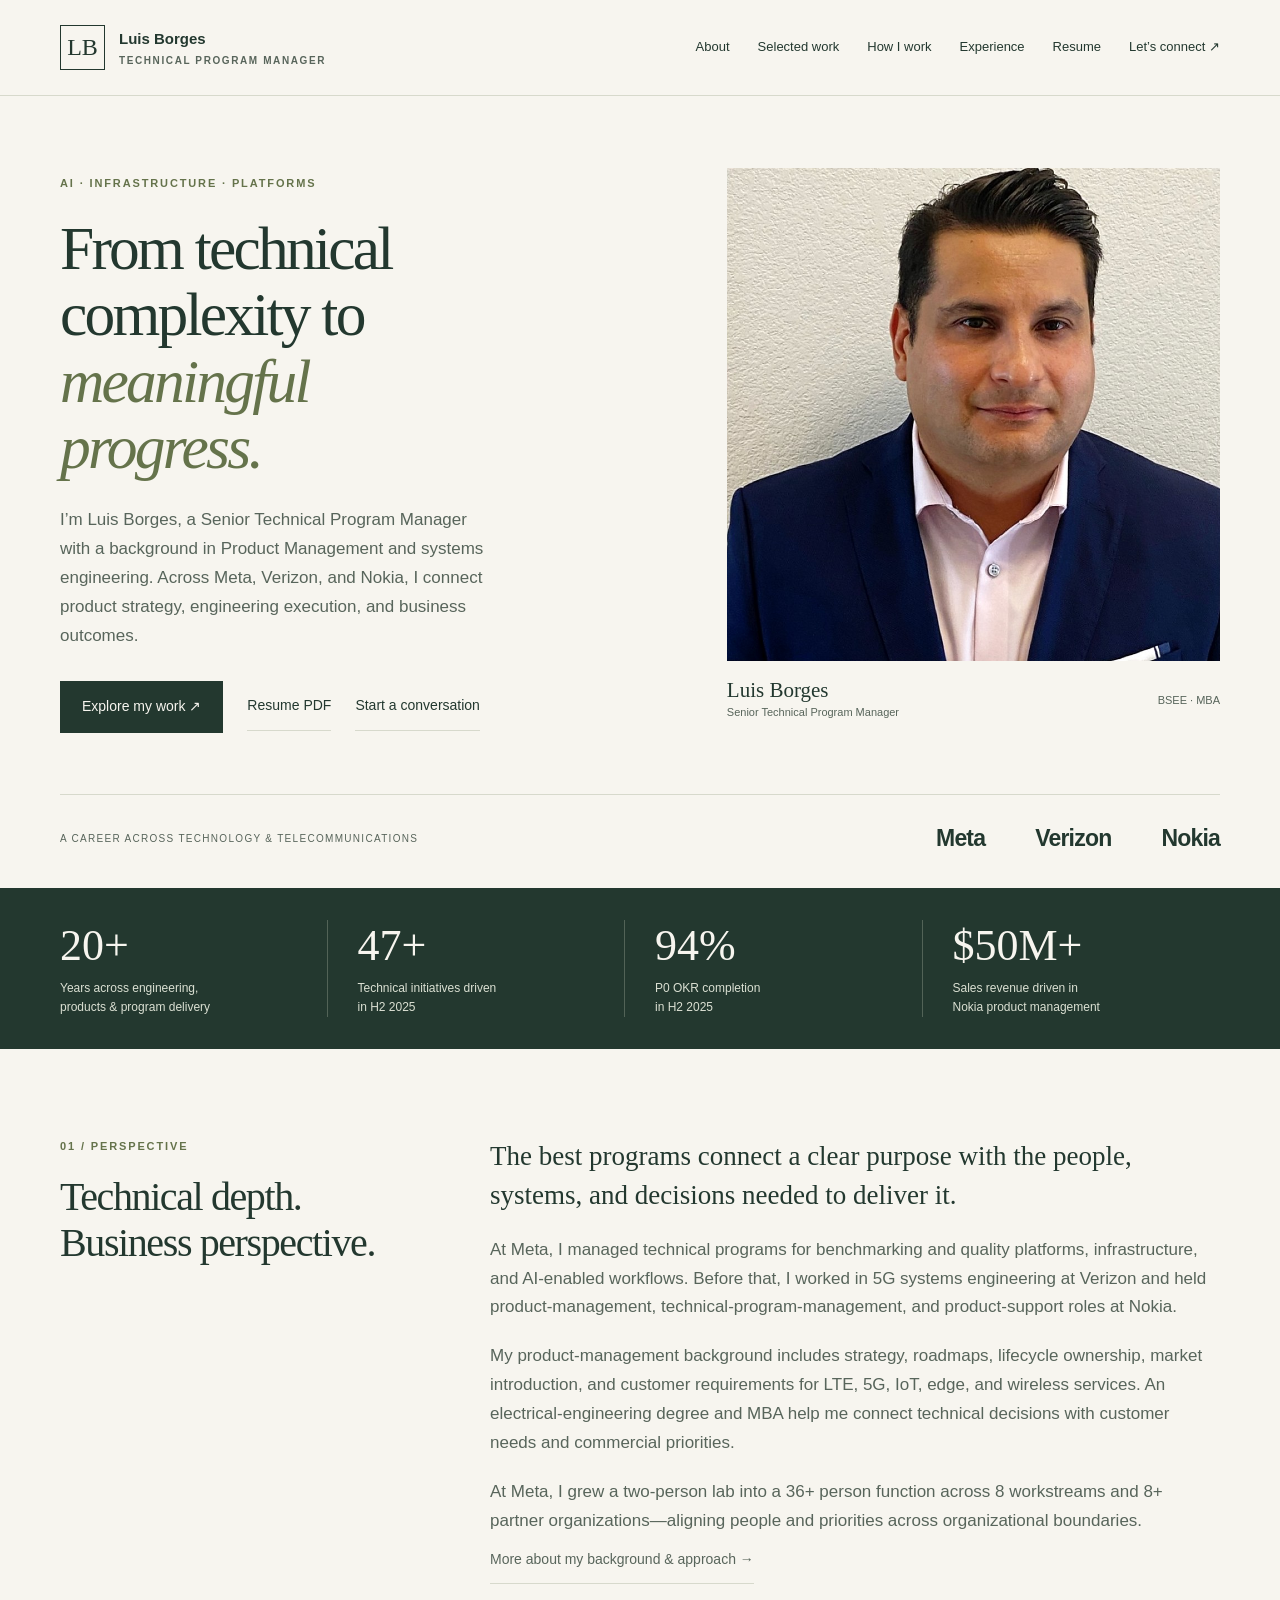
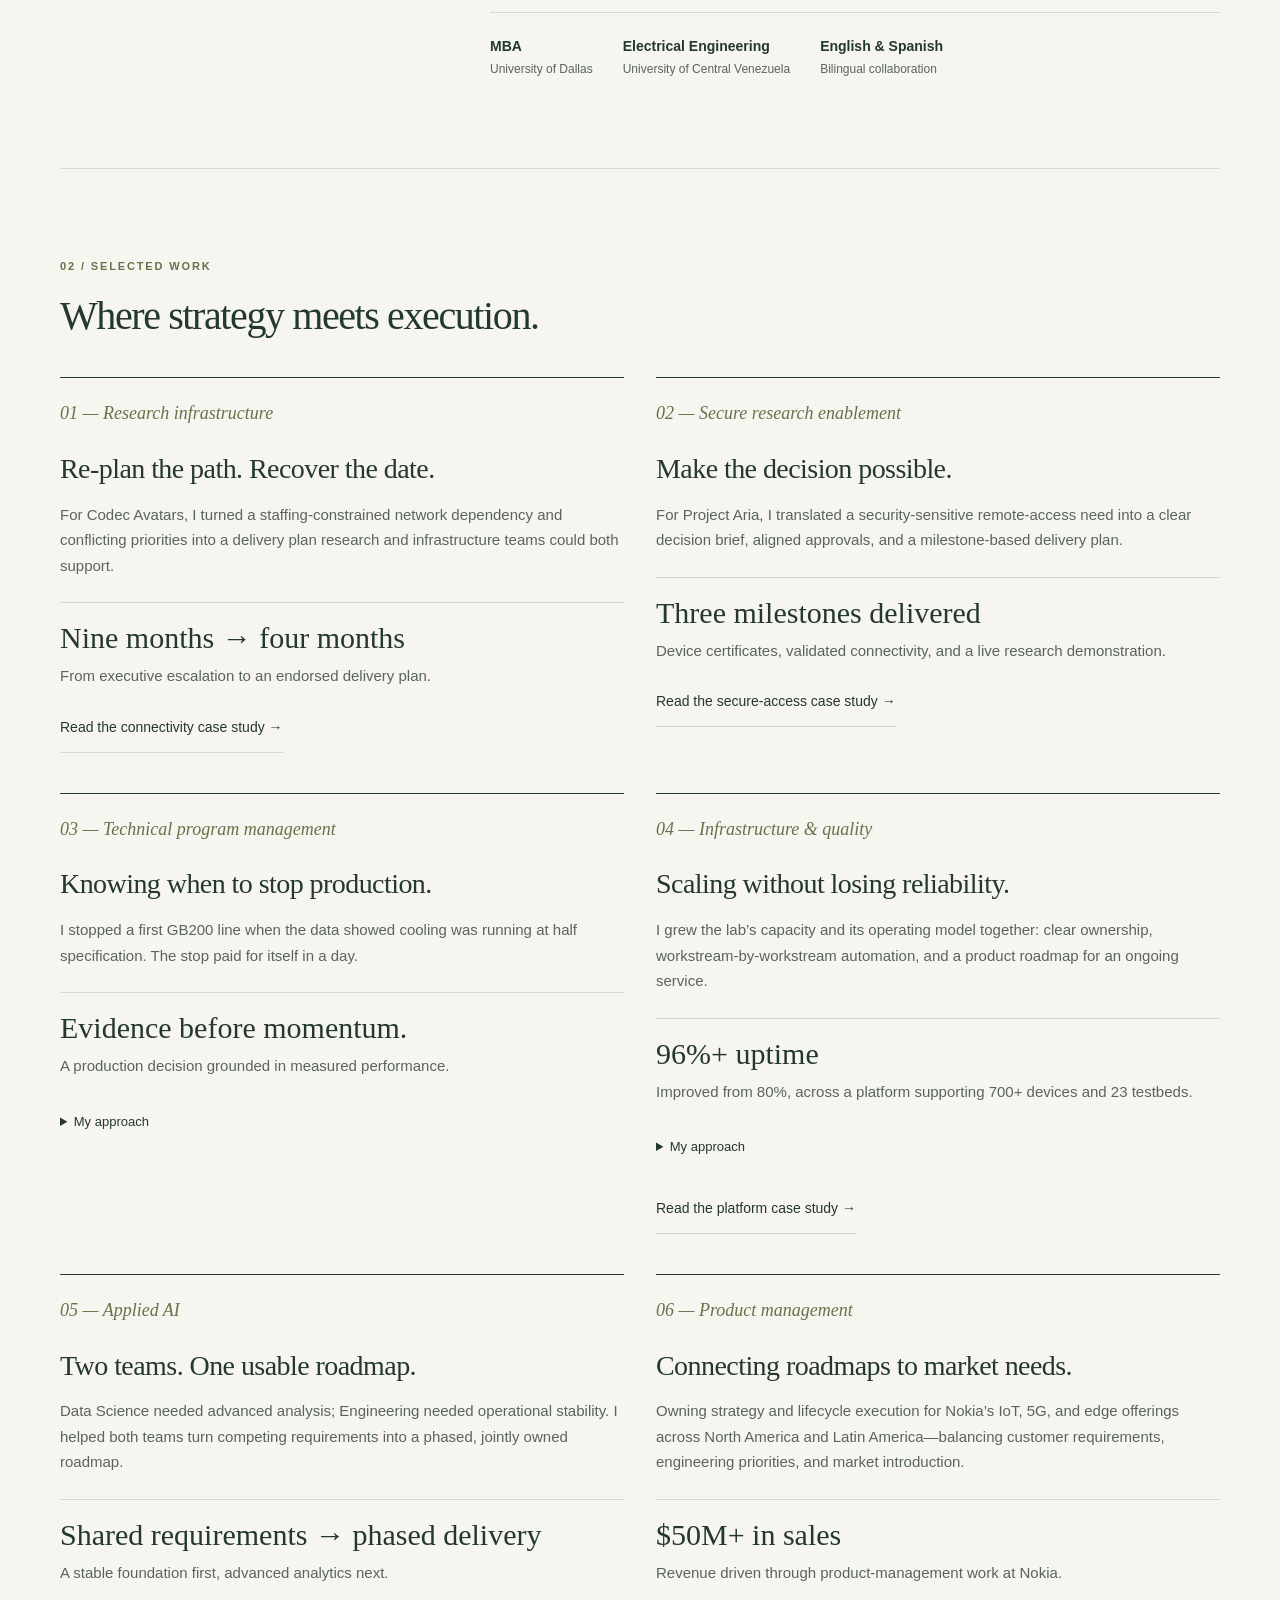
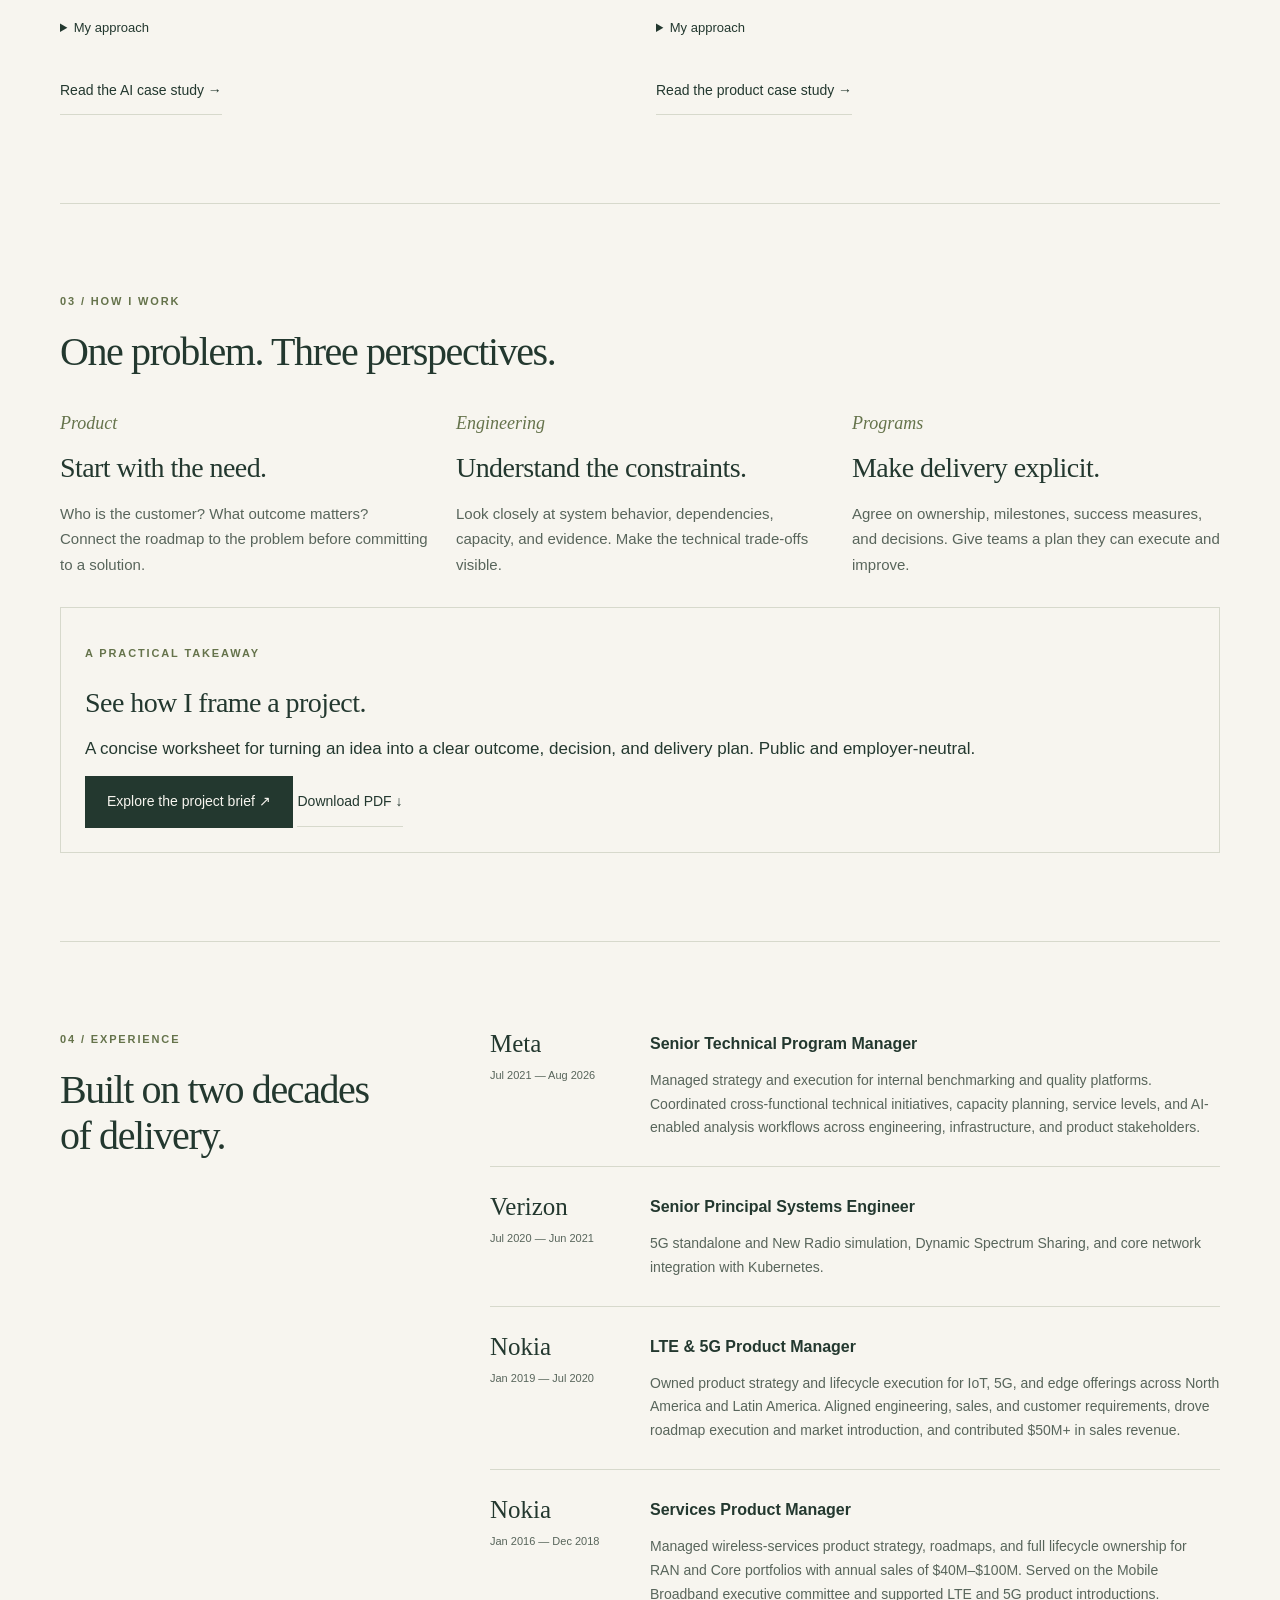
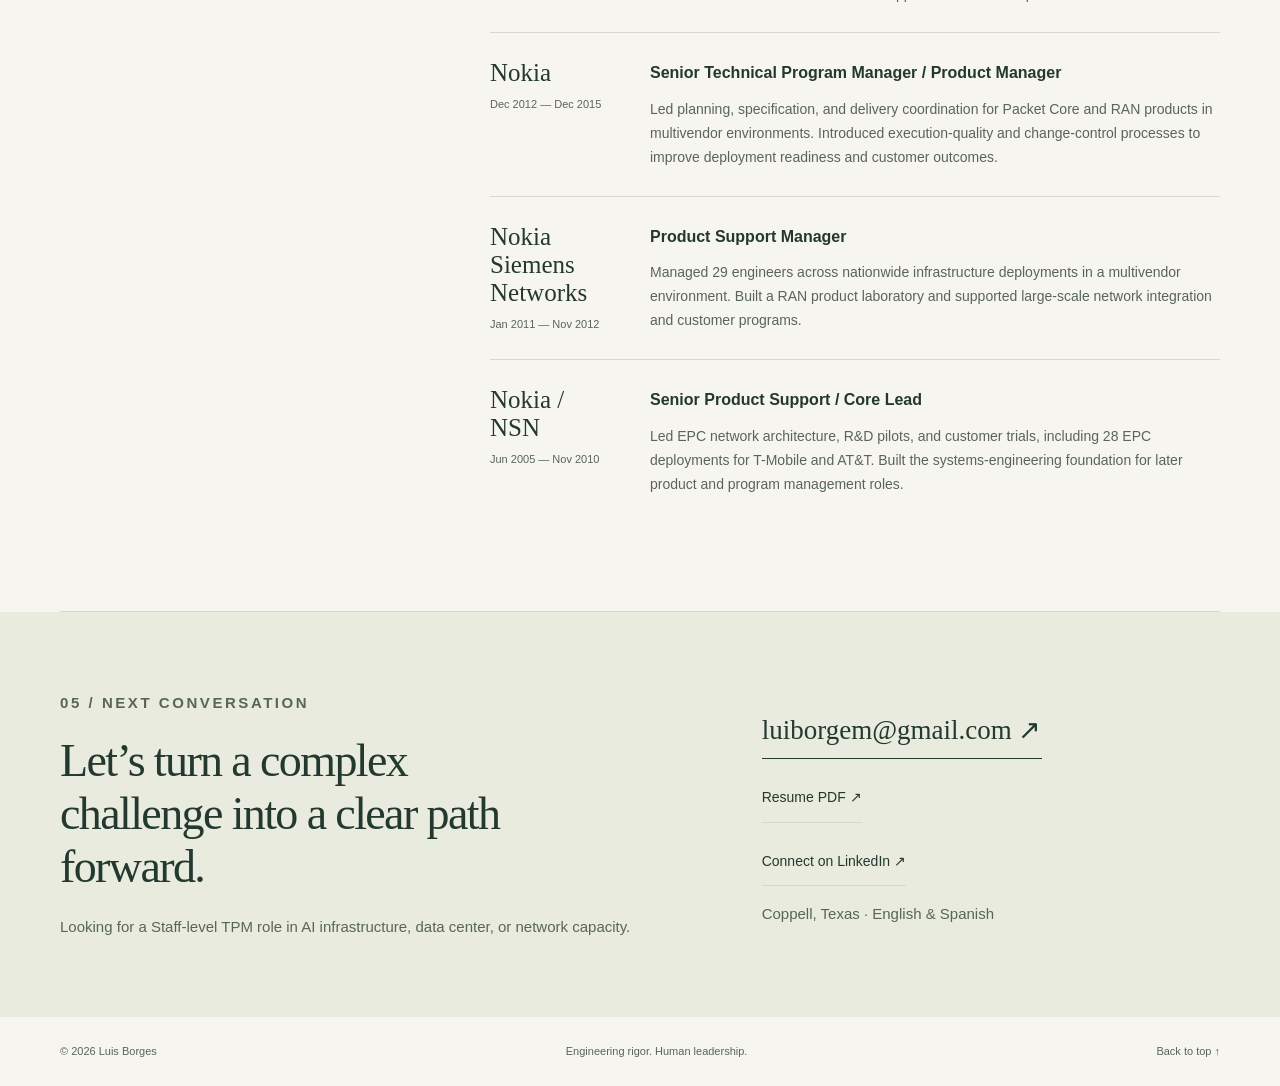
<file: index.html>
<!doctype html><html lang="en"><head><meta charset="utf-8"><meta name="viewport" content="width=device-width,initial-scale=1"><title>Luis Borges — Senior Technical Program Manager | Product Management Background</title><meta name="description" content="Luis Borges, BSEE, MBA — Senior Technical Program Manager with a background in product management and systems engineering across Meta, Verizon and Nokia."><link rel="stylesheet" href="portfolio.css"><link rel="canonical" href="https://luiborge23.github.io/"><meta property="og:title" content="Luis Borges | Technical Program Management &amp; Product Experience"><meta property="og:description" content="Explore my work across product strategy, reliable platforms, and applied AI."><meta property="og:type" content="website"><meta property="og:image" content="https://luiborge23.github.io/social-preview.png"><meta name="twitter:card" content="summary_large_image"></head><body><a class="skip" href="#main">Skip to content</a><header><div class="wrap nav"><a class="brand" href="#main"><span class="monogram" aria-hidden="true">LB</span><span>Luis Borges<small>Technical Program Manager</small></span></a><nav aria-label="Main navigation"><a href="about.html">About</a><a href="#work">Selected work</a><a href="#method">How I work</a><a href="#experience">Experience</a><a href="Luis-Borges-Resume.pdf">Resume</a><a href="#contact">Let’s connect ↗</a></nav></div></header><main id="main"><div class="wrap"><section class="hero" aria-labelledby="hero-title"><div><p class="eyebrow">AI · Infrastructure · Platforms</p><h1 id="hero-title">From technical complexity to <em>meaningful progress.</em></h1><p class="intro">I’m Luis Borges, a Senior Technical Program Manager with a background in Product Management and systems engineering. Across Meta, Verizon, and Nokia, I connect product strategy, engineering execution, and business outcomes.</p><div class="actions"><a class="button" href="#work">Explore my work ↗</a><a class="text-link" href="Luis-Borges-Resume.pdf">Resume PDF</a><a class="text-link" href="mailto:luiborgem@gmail.com">Start a conversation</a></div></div><figure class="portrait"><img src="luis-borges-portrait.jpg" width="886" height="886" alt="Luis Borges wearing a navy jacket" fetchpriority="high"><figcaption><div><strong>Luis Borges</strong>Senior Technical Program Manager</div><span>BSEE · MBA</span></figcaption></figure></section><div class="companies"><p>A career across technology &amp; telecommunications</p><div><span>Meta</span><span>Verizon</span><span>Nokia</span></div></div></div><section class="metrics" aria-label="Career highlights"><div class="wrap metric-grid"><div class="metric"><strong>20+</strong><span>Years across engineering,<br>products &amp; program delivery</span></div><div class="metric"><strong>47+</strong><span>Technical initiatives driven<br>in H2 2025</span></div><div class="metric"><strong>94%</strong><span>P0 OKR completion<br>in H2 2025</span></div><div class="metric"><strong>$50M+</strong><span>Sales revenue driven in<br>Nokia product management</span></div></div></section><section id="about" class="section wrap split"><div><p class="eyebrow">01 / Perspective</p><h2>Technical depth.<br>Business perspective.</h2></div><div class="prose"><p class="lead">The best programs connect a clear purpose with the people, systems, and decisions needed to deliver it.</p><p>At Meta, I managed technical programs for benchmarking and quality platforms, infrastructure, and AI-enabled workflows. Before that, I worked in 5G systems engineering at Verizon and held product-management, technical-program-management, and product-support roles at Nokia.</p><p>My product-management background includes strategy, roadmaps, lifecycle ownership, market introduction, and customer requirements for LTE, 5G, IoT, edge, and wireless services. An electrical-engineering degree and MBA help me connect technical decisions with customer needs and commercial priorities.</p><p>At Meta, I grew a two-person lab into a 36+ person function across 8 workstreams and 8+ partner organizations—aligning people and priorities across organizational boundaries.</p><a class="text-link" href="about.html">More about my background &amp; approach →</a><div class="credentials"><div><strong>MBA</strong>University of Dallas</div><div><strong>Electrical Engineering</strong>University of Central Venezuela</div><div><strong>English &amp; Spanish</strong>Bilingual collaboration</div></div></div></section><section id="work" class="section wrap"><div class="section-head"><p class="eyebrow">02 / Selected work</p><h2>Where strategy meets execution.</h2></div><div class="work"><article><span class="number">01 — Research infrastructure</span><h3>Re-plan the path. Recover the date.</h3><p>For Codec Avatars, I turned a staffing-constrained network dependency and conflicting priorities into a delivery plan research and infrastructure teams could both support.</p><p class="outcome"><strong>Nine months → four months</strong>From executive escalation to an endorsed delivery plan.</p><a class="text-link" href="research-connectivity.html">Read the connectivity case study →</a></article><article><span class="number">02 — Secure research enablement</span><h3>Make the decision possible.</h3><p>For Project Aria, I translated a security-sensitive remote-access need into a clear decision brief, aligned approvals, and a milestone-based delivery plan.</p><p class="outcome"><strong>Three milestones delivered</strong>Device certificates, validated connectivity, and a live research demonstration.</p><a class="text-link" href="secure-research-access.html">Read the secure-access case study →</a></article><article><span class="number">03 — Technical program management</span><h3>Knowing when to stop production.</h3><p>I stopped a first GB200 line when the data showed cooling was running at half specification. The stop paid for itself in a day.</p><p class="outcome"><strong>Evidence before momentum.</strong>A production decision grounded in measured performance.</p><details><summary>My approach</summary><p>When measured performance does not meet requirements, the decision cannot rest on schedule pressure alone. In this case, the cooling data was the reason to stop.</p></details></article><article><span class="number">04 — Infrastructure &amp; quality</span><h3>Scaling without losing reliability.</h3><p>I grew the lab’s capacity and its operating model together: clear ownership, workstream-by-workstream automation, and a product roadmap for an ongoing service.</p><p class="outcome"><strong>96%+ uptime</strong>Improved from 80%, across a platform supporting 700+ devices and 23 testbeds.</p><details><summary>My approach</summary><p>Plan capacity alongside operational readiness. Build ownership, monitoring, and repeatable processes into the platform—not after the expansion.</p></details><a class="text-link" href="platform-scale.html">Read the platform case study →</a></article><article><span class="number">05 — Applied AI</span><h3>Two teams. One usable roadmap.</h3><p>Data Science needed advanced analysis; Engineering needed operational stability. I helped both teams turn competing requirements into a phased, jointly owned roadmap.</p><p class="outcome"><strong>Shared requirements → phased delivery</strong>A stable foundation first, advanced analytics next.</p><details><summary>My approach</summary><p>Start with a real workflow, define what useful performance looks like, evaluate the result, and make a deliberate go/no-go decision before scaling.</p></details><a class="text-link" href="applied-ai.html">Read the AI case study →</a></article><article><span class="number">06 — Product management</span><h3>Connecting roadmaps to market needs.</h3><p>Owning strategy and lifecycle execution for Nokia’s IoT, 5G, and edge offerings across North America and Latin America—balancing customer requirements, engineering priorities, and market introduction.</p><p class="outcome"><strong>$50M+ in sales</strong>Revenue driven through product-management work at Nokia.</p><details><summary>My approach</summary><p>Translate customer needs into roadmap priorities, align sales and engineering around launch readiness, and evaluate success through customer and commercial outcomes.</p></details><a class="text-link" href="product-strategy.html">Read the product case study →</a></article></div></section><section id="method" class="section wrap"><p class="eyebrow">03 / How I work</p><h2>One problem. Three perspectives.</h2><div class="method-grid"><article><span class="number">Product</span><h3>Start with the need.</h3><p>Who is the customer? What outcome matters? Connect the roadmap to the problem before committing to a solution.</p></article><article><span class="number">Engineering</span><h3>Understand the constraints.</h3><p>Look closely at system behavior, dependencies, capacity, and evidence. Make the technical trade-offs visible.</p></article><article><span class="number">Programs</span><h3>Make delivery explicit.</h3><p>Agree on ownership, milestones, success measures, and decisions. Give teams a plan they can execute and improve.</p></article></div><div class="resource"><p class="eyebrow">A practical takeaway</p><h3>See how I frame a project.</h3><p>A concise worksheet for turning an idea into a clear outcome, decision, and delivery plan. Public and employer-neutral.</p><a class="button" href="working-brief.html">Explore the project brief ↗</a> <a class="text-link" href="project-brief.pdf" download>Download PDF ↓</a></div></section><section id="experience" class="section wrap split"><div><p class="eyebrow">04 / Experience</p><h2>Built on two decades<br>of delivery.</h2></div><div><article class="job"><div><div class="company">Meta</div><div class="date">Jul 2021 — Aug 2026</div></div><div><strong>Senior Technical Program Manager</strong><p>Managed strategy and execution for internal benchmarking and quality platforms. Coordinated cross-functional technical initiatives, capacity planning, service levels, and AI-enabled analysis workflows across engineering, infrastructure, and product stakeholders.</p></div></article><article class="job"><div><div class="company">Verizon</div><div class="date">Jul 2020 — Jun 2021</div></div><div><strong>Senior Principal Systems Engineer</strong><p>5G standalone and New Radio simulation, Dynamic Spectrum Sharing, and core network integration with Kubernetes.</p></div></article><article class="job"><div><div class="company">Nokia</div><div class="date">Jan 2019 — Jul 2020</div></div><div><strong>LTE &amp; 5G Product Manager</strong><p>Owned product strategy and lifecycle execution for IoT, 5G, and edge offerings across North America and Latin America. Aligned engineering, sales, and customer requirements, drove roadmap execution and market introduction, and contributed $50M+ in sales revenue.</p></div></article>
<article class="job"><div><div class="company">Nokia</div><div class="date">Jan 2016 — Dec 2018</div></div><div><strong>Services Product Manager</strong><p>Managed wireless-services product strategy, roadmaps, and full lifecycle ownership for RAN and Core portfolios with annual sales of $40M–$100M. Served on the Mobile Broadband executive committee and supported LTE and 5G product introductions.</p></div></article>
<article class="job"><div><div class="company">Nokia</div><div class="date">Dec 2012 — Dec 2015</div></div><div><strong>Senior Technical Program Manager / Product Manager</strong><p>Led planning, specification, and delivery coordination for Packet Core and RAN products in multivendor environments. Introduced execution-quality and change-control processes to improve deployment readiness and customer outcomes.</p></div></article>
<article class="job"><div><div class="company">Nokia Siemens Networks</div><div class="date">Jan 2011 — Nov 2012</div></div><div><strong>Product Support Manager</strong><p>Managed 29 engineers across nationwide infrastructure deployments in a multivendor environment. Built a RAN product laboratory and supported large-scale network integration and customer programs.</p></div></article>
<article class="job"><div><div class="company">Nokia / NSN</div><div class="date">Jun 2005 — Nov 2010</div></div><div><strong>Senior Product Support / Core Lead</strong><p>Led EPC network architecture, R&amp;D pilots, and customer trials, including 28 EPC deployments for T-Mobile and AT&amp;T. Built the systems-engineering foundation for later product and program management roles.</p></div></article></div></section><section id="contact" class="contact"><div class="wrap contact-grid"><div><p class="eyebrow">05 / Next conversation</p><h2>Let’s turn a complex challenge into a clear path forward.</h2><p>Looking for a Staff-level TPM role in AI infrastructure, data center, or network capacity.</p></div><div class="contact-links"><a class="email" href="mailto:luiborgem@gmail.com">luiborgem@gmail.com ↗</a><a class="text-link" href="Luis-Borges-Resume.pdf">Resume PDF ↗</a><a class="text-link" href="https://www.linkedin.com/in/luis-borges-bsee-mba-16369a3/" target="_blank" rel="noopener noreferrer">Connect on LinkedIn ↗</a><p>Coppell, Texas · English &amp; Spanish</p></div></div></section></main><footer class="wrap"><span>© 2026 Luis Borges</span><span>Engineering rigor. Human leadership.</span><a href="#main">Back to top ↑</a></footer></body></html>
</file>
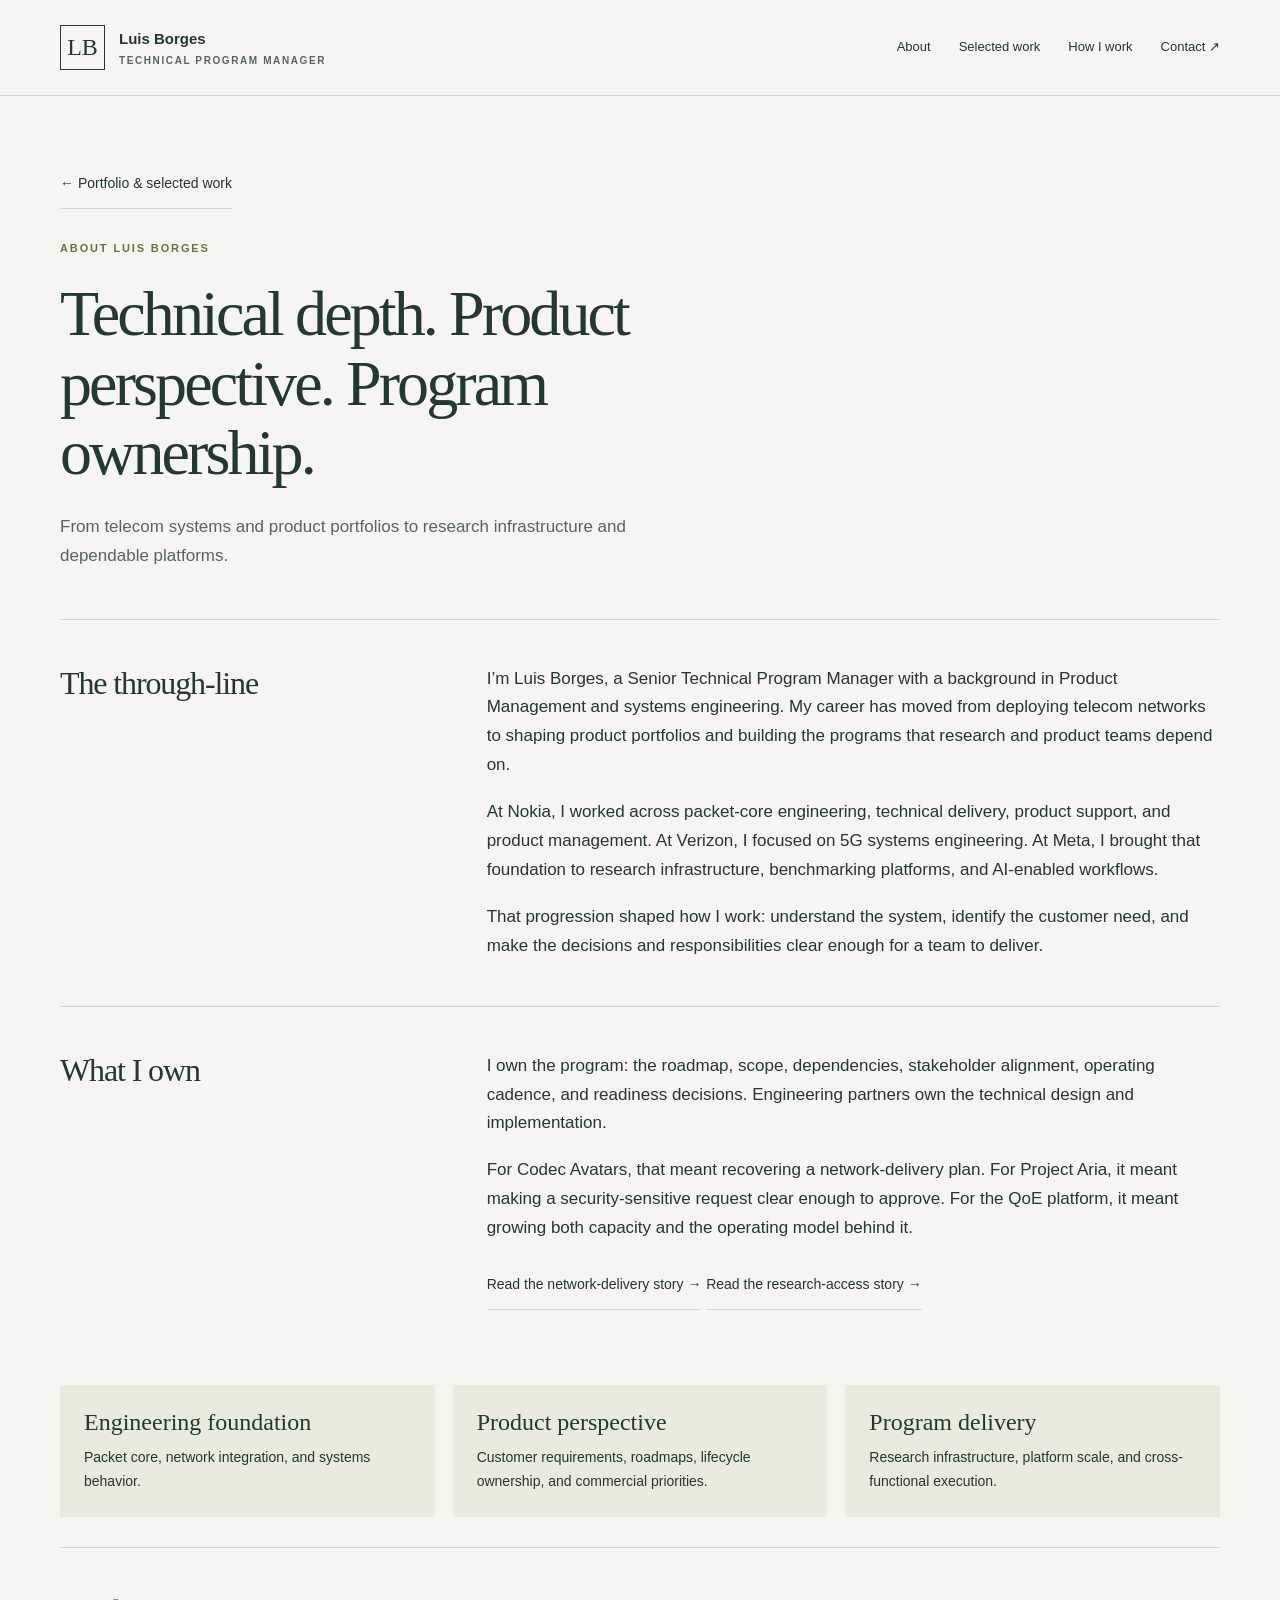
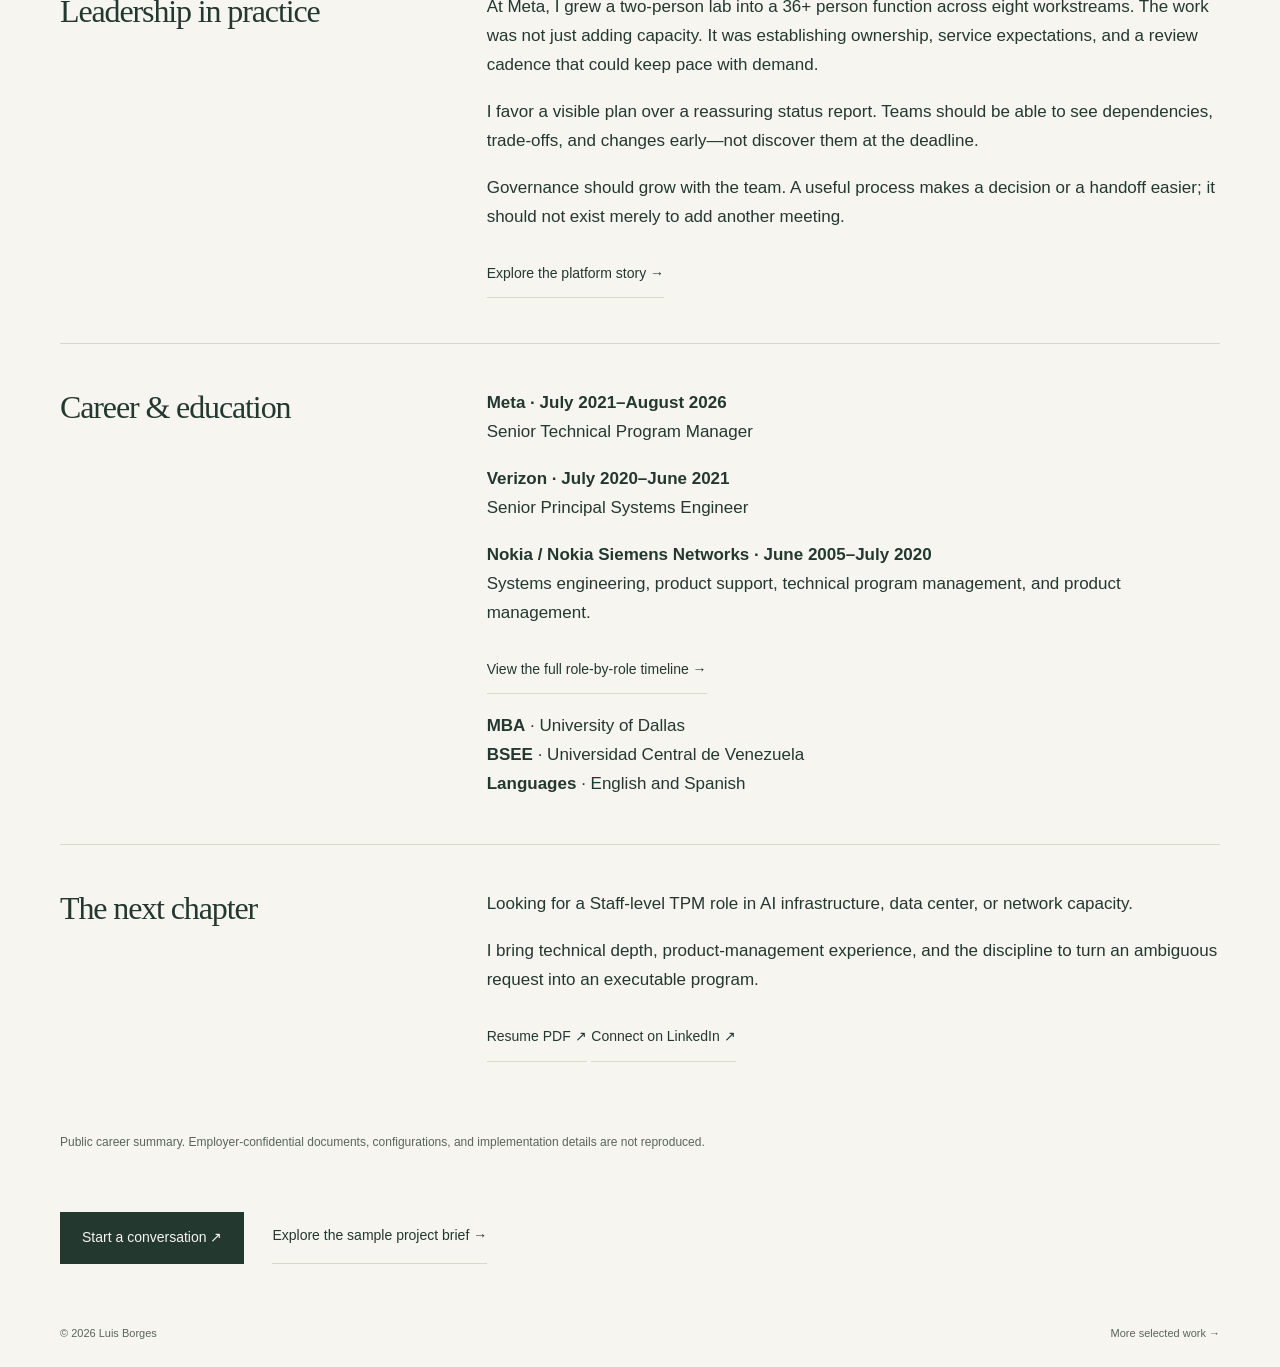
<file: about.html>
<!doctype html><html lang="en"><head><meta charset="utf-8"><meta name="viewport" content="width=device-width,initial-scale=1"><title>Technical depth. Product perspective. Program ownership. — Luis Borges</title><meta name="description" content="From telecom systems and product portfolios to research infrastructure and dependable platforms."><link rel="stylesheet" href="portfolio.css"><link rel="canonical" href="https://luiborge23.github.io/about.html"><meta property="og:title" content="Technical depth. Product perspective. Program ownership. — Luis Borges"><meta property="og:description" content="From telecom systems and product portfolios to research infrastructure and dependable platforms."><meta property="og:type" content="website"><meta property="og:image" content="https://luiborge23.github.io/social-preview.png"><meta name="twitter:card" content="summary_large_image"></head><body><a class="skip" href="#main">Skip to content</a><header><div class="wrap nav"><a class="brand" href="index.html"><span class="monogram" aria-hidden="true">LB</span><span>Luis Borges<small>Technical Program Manager</small></span></a><nav aria-label="Main navigation"><a href="about.html">About</a><a href="index.html#work">Selected work</a><a href="index.html#method">How I work</a><a href="index.html#contact">Contact ↗</a></nav></div></header><main id="main" class="wrap"><section class="case-hero"><a class="text-link" href="index.html#work">← Portfolio &amp; selected work</a><p class="eyebrow" style="margin-top:30px">About Luis Borges</p><h1>Technical depth. Product perspective. Program ownership.</h1><p class="intro">From telecom systems and product portfolios to research infrastructure and dependable platforms.</p></section><section class="case-section"><h2>The through-line</h2><div><p>I’m Luis Borges, a Senior Technical Program Manager with a background in Product Management and systems engineering. My career has moved from deploying telecom networks to shaping product portfolios and building the programs that research and product teams depend on.</p><p>At Nokia, I worked across packet-core engineering, technical delivery, product support, and product management. At Verizon, I focused on 5G systems engineering. At Meta, I brought that foundation to research infrastructure, benchmarking platforms, and AI-enabled workflows.</p><p>That progression shaped how I work: understand the system, identify the customer need, and make the decisions and responsibilities clear enough for a team to deliver.</p></div></section><section class="case-section"><h2>What I own</h2><div><p>I own the program: the roadmap, scope, dependencies, stakeholder alignment, operating cadence, and readiness decisions. Engineering partners own the technical design and implementation.</p><p>For Codec Avatars, that meant recovering a network-delivery plan. For Project Aria, it meant making a security-sensitive request clear enough to approve. For the QoE platform, it meant growing both capacity and the operating model behind it.</p><p><a class="text-link" href="research-connectivity.html">Read the network-delivery story →</a> <a class="text-link" href="secure-research-access.html">Read the research-access story →</a></p></div></section><section class="flow" aria-label="Career progression"><div><strong>Engineering foundation</strong><p>Packet core, network integration, and systems behavior.</p></div><div><strong>Product perspective</strong><p>Customer requirements, roadmaps, lifecycle ownership, and commercial priorities.</p></div><div><strong>Program delivery</strong><p>Research infrastructure, platform scale, and cross-functional execution.</p></div></section><section class="case-section"><h2>Leadership in practice</h2><div><p>At Meta, I grew a two-person lab into a 36+ person function across eight workstreams. The work was not just adding capacity. It was establishing ownership, service expectations, and a review cadence that could keep pace with demand.</p><p>I favor a visible plan over a reassuring status report. Teams should be able to see dependencies, trade-offs, and changes early—not discover them at the deadline.</p><p>Governance should grow with the team. A useful process makes a decision or a handoff easier; it should not exist merely to add another meeting.</p><p><a class="text-link" href="platform-scale.html">Explore the platform story →</a></p></div></section><section class="case-section"><h2>Career &amp; education</h2><div><p><strong>Meta · July 2021–August 2026</strong><br>Senior Technical Program Manager</p><p><strong>Verizon · July 2020–June 2021</strong><br>Senior Principal Systems Engineer</p><p><strong>Nokia / Nokia Siemens Networks · June 2005–July 2020</strong><br>Systems engineering, product support, technical program management, and product management.</p><p><a class="text-link" href="index.html#experience">View the full role-by-role timeline →</a></p><p><strong>MBA</strong> · University of Dallas<br><strong>BSEE</strong> · Universidad Central de Venezuela<br><strong>Languages</strong> · English and Spanish</p></div></section><section class="case-section"><h2>The next chapter</h2><div><p>Looking for a Staff-level TPM role in AI infrastructure, data center, or network capacity.</p><p>I bring technical depth, product-management experience, and the discipline to turn an ambiguous request into an executable program.</p><p><a class="text-link" href="Luis-Borges-Resume.pdf">Resume PDF ↗</a> <a class="text-link" href="https://www.linkedin.com/in/luis-borges-bsee-mba-16369a3/" target="_blank" rel="noopener noreferrer">Connect on LinkedIn ↗</a></p></div></section><p class="case-note">Public career summary. Employer-confidential documents, configurations, and implementation details are not reproduced.</p><div class="case-bottom"><a class="button" href="mailto:luiborgem@gmail.com">Start a conversation ↗</a><a class="text-link" href="working-brief.html">Explore the sample project brief →</a></div></main><footer class="wrap"><span>© 2026 Luis Borges</span><a href="index.html#work">More selected work →</a></footer></body></html>
</file>
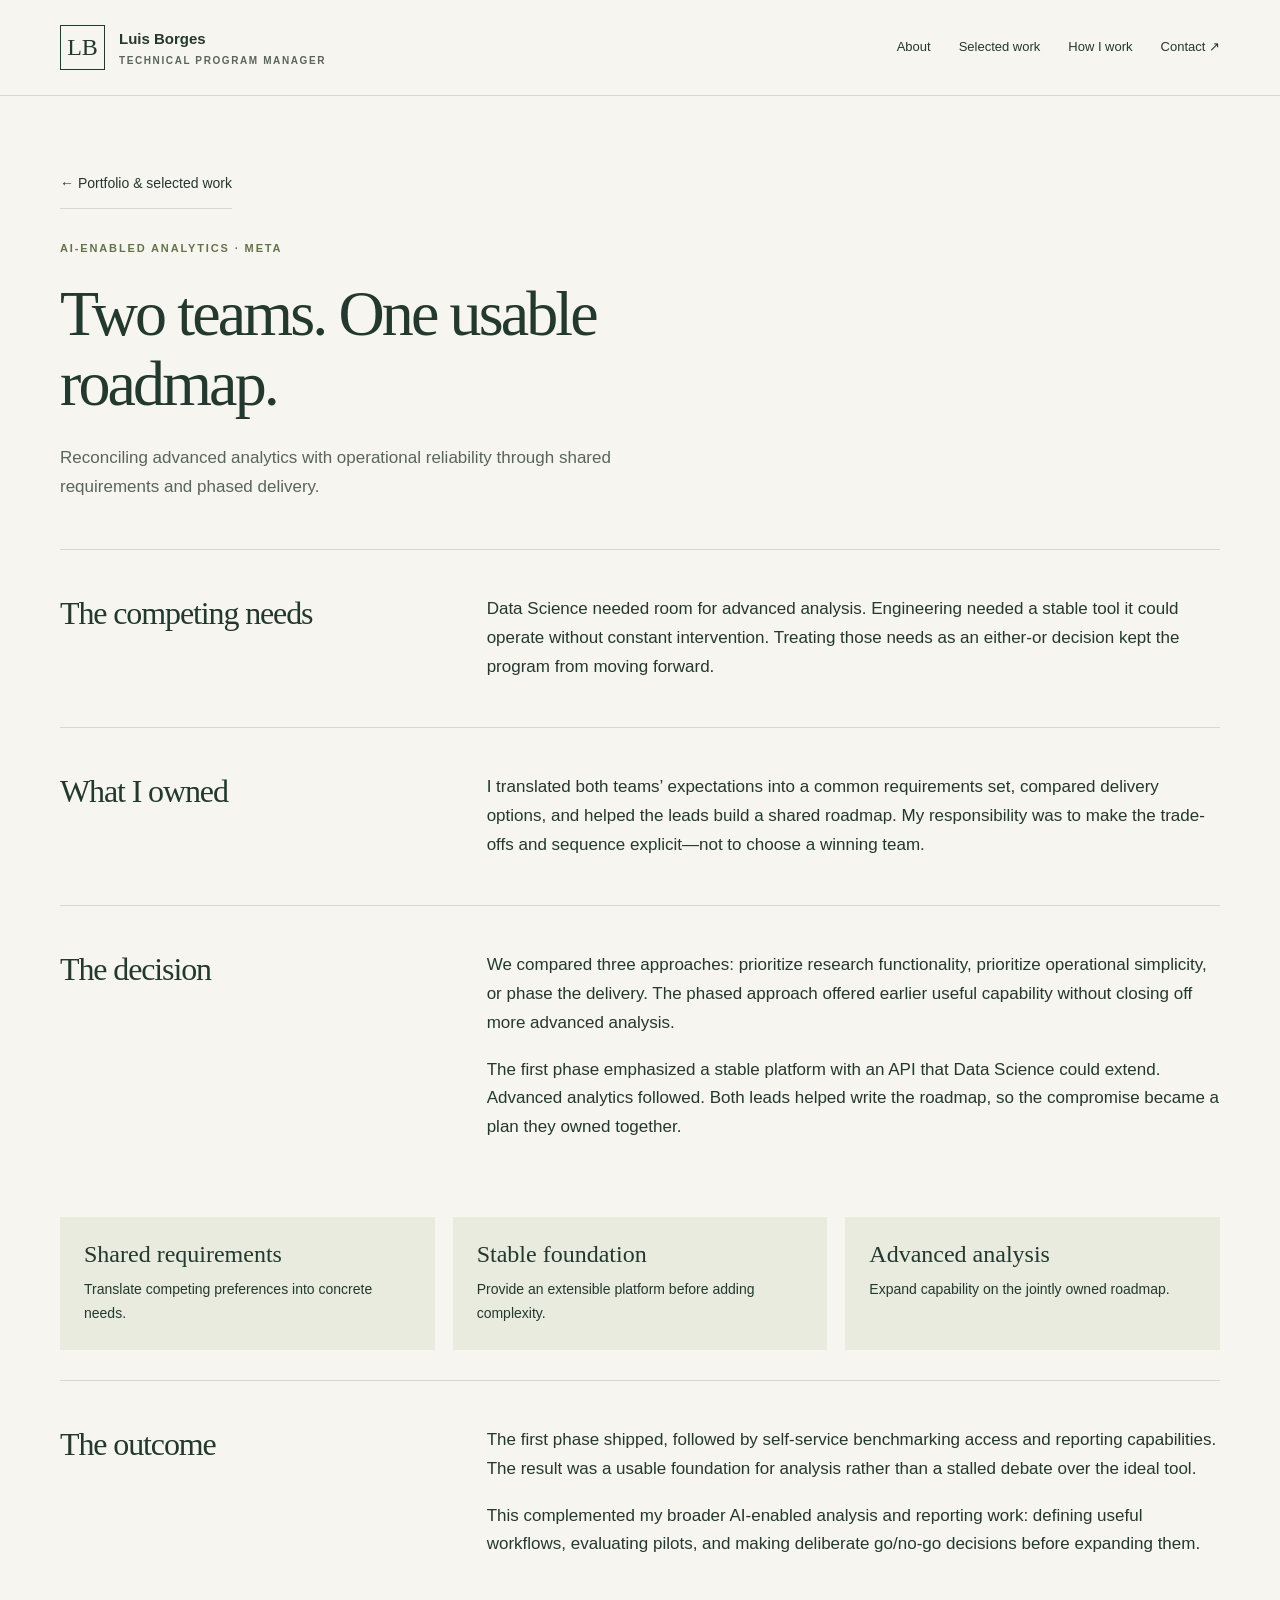
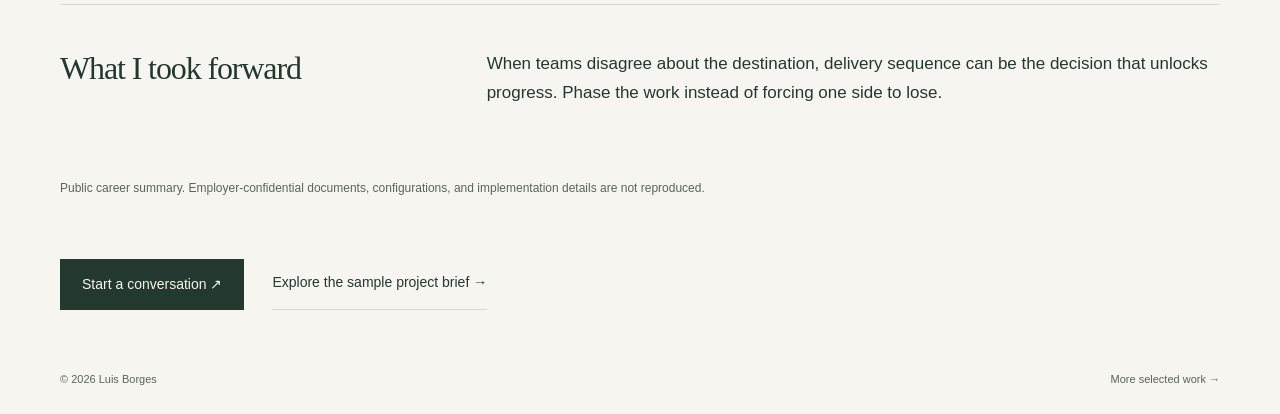
<file: applied-ai.html>
<!doctype html><html lang="en"><head><meta charset="utf-8"><meta name="viewport" content="width=device-width,initial-scale=1"><title>Two teams. One usable roadmap. — Luis Borges</title><meta name="description" content="Reconciling advanced analytics with operational reliability through shared requirements and phased delivery."><link rel="stylesheet" href="portfolio.css"><link rel="canonical" href="https://luiborge23.github.io/applied-ai.html"><meta property="og:title" content="Two teams. One usable roadmap. — Luis Borges"><meta property="og:description" content="Reconciling advanced analytics with operational reliability through shared requirements and phased delivery."><meta property="og:type" content="website"><meta property="og:image" content="https://luiborge23.github.io/social-preview.png"><meta name="twitter:card" content="summary_large_image"></head><body><a class="skip" href="#main">Skip to content</a><header><div class="wrap nav"><a class="brand" href="index.html"><span class="monogram" aria-hidden="true">LB</span><span>Luis Borges<small>Technical Program Manager</small></span></a><nav aria-label="Main navigation"><a href="about.html">About</a><a href="index.html#work">Selected work</a><a href="index.html#method">How I work</a><a href="index.html#contact">Contact ↗</a></nav></div></header><main id="main" class="wrap"><section class="case-hero"><a class="text-link" href="index.html#work">← Portfolio &amp; selected work</a><p class="eyebrow" style="margin-top:30px">AI-enabled analytics · Meta</p><h1>Two teams. One usable roadmap.</h1><p class="intro">Reconciling advanced analytics with operational reliability through shared requirements and phased delivery.</p></section><section class="case-section"><h2>The competing needs</h2><div><p>Data Science needed room for advanced analysis. Engineering needed a stable tool it could operate without constant intervention. Treating those needs as an either-or decision kept the program from moving forward.</p></div></section><section class="case-section"><h2>What I owned</h2><div><p>I translated both teams’ expectations into a common requirements set, compared delivery options, and helped the leads build a shared roadmap. My responsibility was to make the trade-offs and sequence explicit—not to choose a winning team.</p></div></section><section class="case-section"><h2>The decision</h2><div><p>We compared three approaches: prioritize research functionality, prioritize operational simplicity, or phase the delivery. The phased approach offered earlier useful capability without closing off more advanced analysis.</p><p>The first phase emphasized a stable platform with an API that Data Science could extend. Advanced analytics followed. Both leads helped write the roadmap, so the compromise became a plan they owned together.</p></div></section><section class="flow" aria-label="Delivery approach"><div><strong>Shared requirements</strong><p>Translate competing preferences into concrete needs.</p></div><div><strong>Stable foundation</strong><p>Provide an extensible platform before adding complexity.</p></div><div><strong>Advanced analysis</strong><p>Expand capability on the jointly owned roadmap.</p></div></section><section class="case-section"><h2>The outcome</h2><div><p>The first phase shipped, followed by self-service benchmarking access and reporting capabilities. The result was a usable foundation for analysis rather than a stalled debate over the ideal tool.</p><p>This complemented my broader AI-enabled analysis and reporting work: defining useful workflows, evaluating pilots, and making deliberate go/no-go decisions before expanding them.</p></div></section><section class="case-section"><h2>What I took forward</h2><div><p>When teams disagree about the destination, delivery sequence can be the decision that unlocks progress. Phase the work instead of forcing one side to lose.</p></div></section><p class="case-note">Public career summary. Employer-confidential documents, configurations, and implementation details are not reproduced.</p><div class="case-bottom"><a class="button" href="mailto:luiborgem@gmail.com">Start a conversation ↗</a><a class="text-link" href="working-brief.html">Explore the sample project brief →</a></div></main><footer class="wrap"><span>© 2026 Luis Borges</span><a href="index.html#work">More selected work →</a></footer></body></html>
</file>
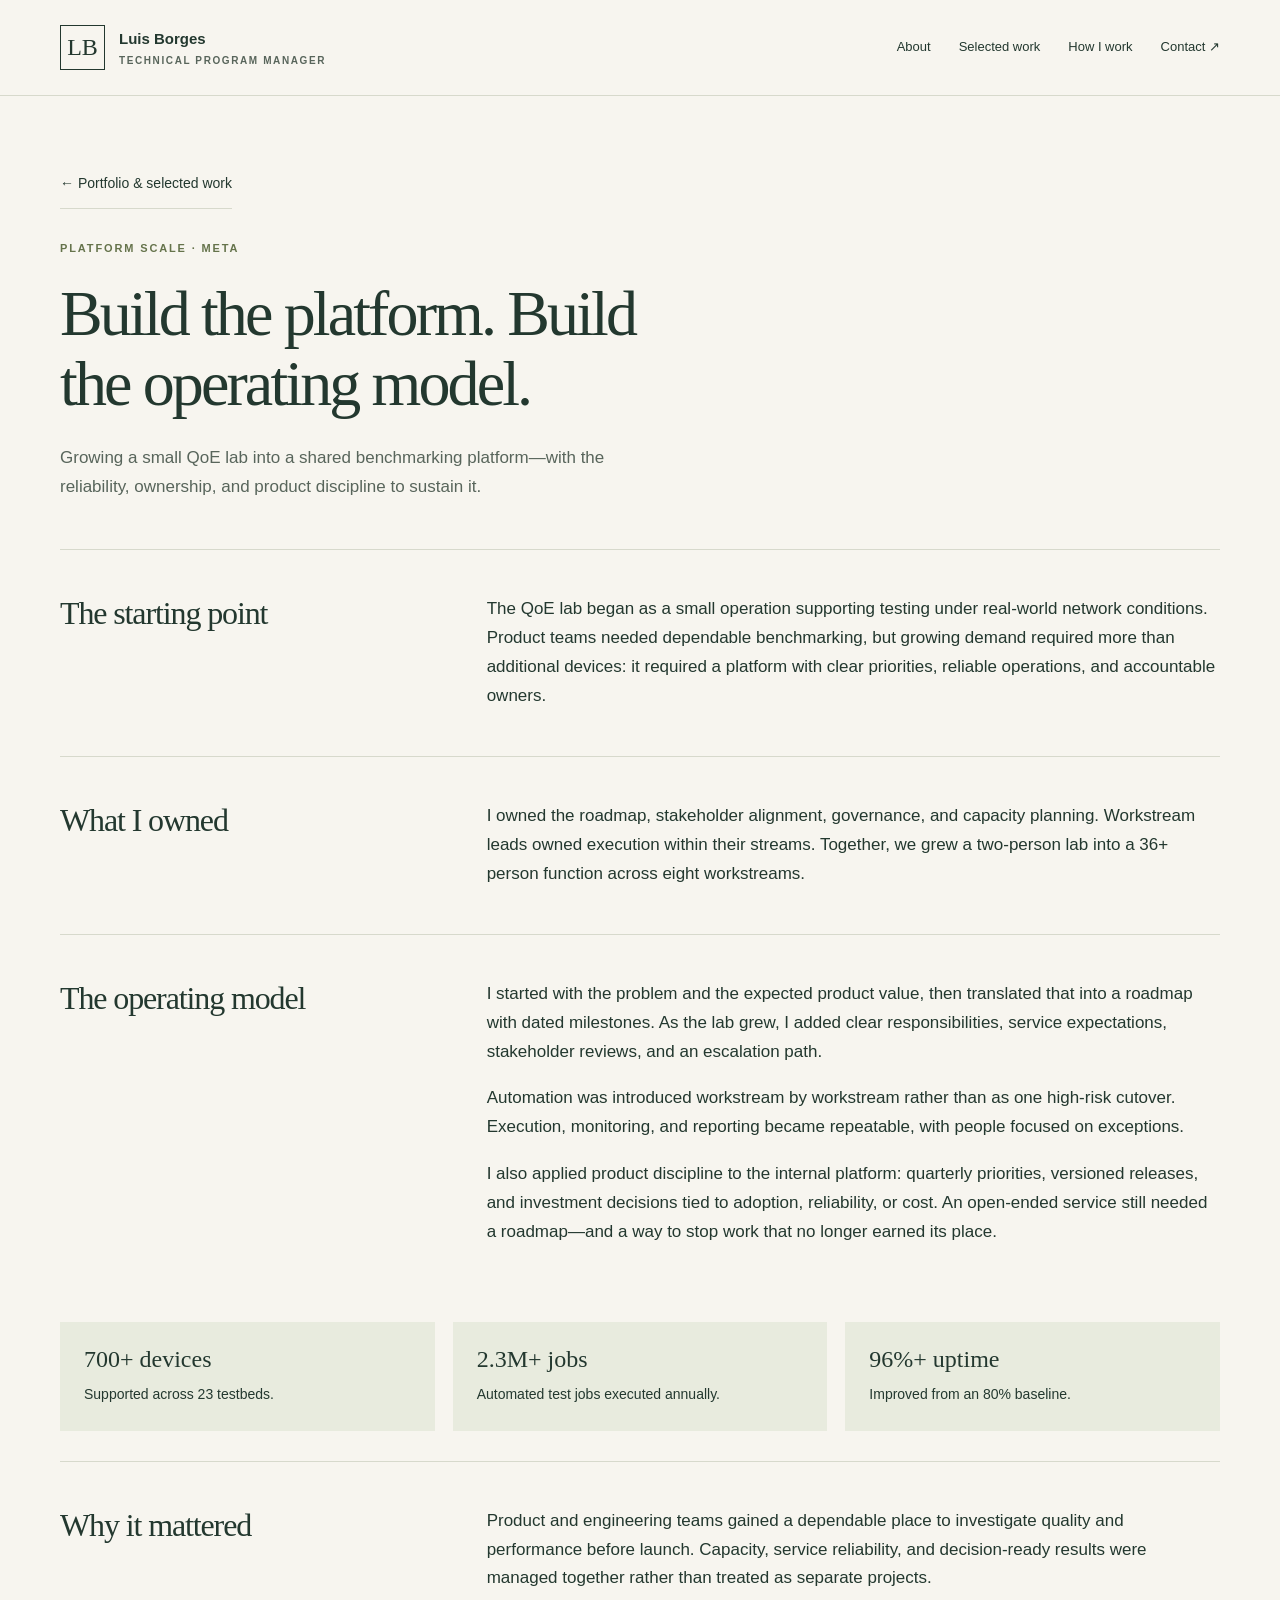
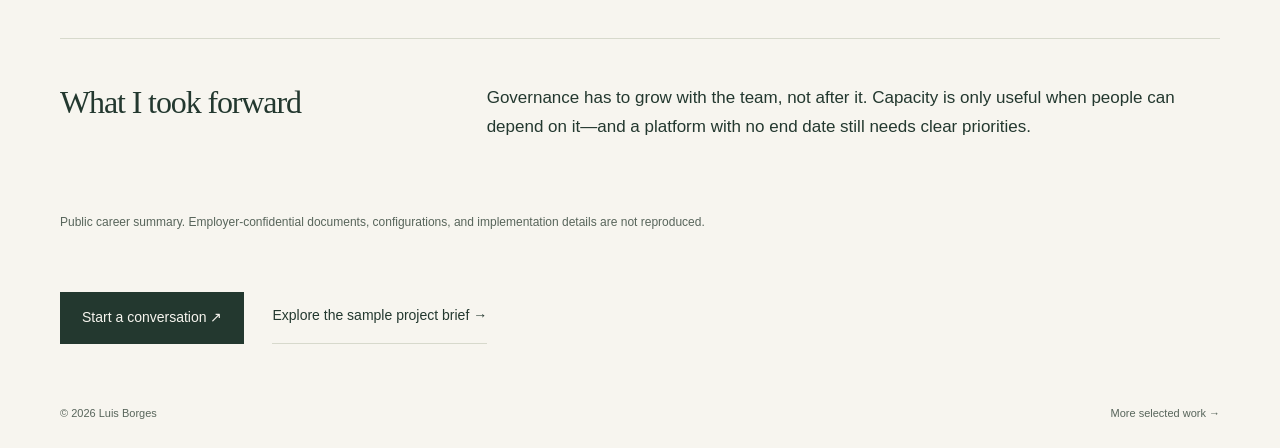
<file: platform-scale.html>
<!doctype html><html lang="en"><head><meta charset="utf-8"><meta name="viewport" content="width=device-width,initial-scale=1"><title>Build the platform. Build the operating model. — Luis Borges</title><meta name="description" content="Growing a small QoE lab into a shared benchmarking platform—with the reliability, ownership, and product discipline to sustain it."><link rel="stylesheet" href="portfolio.css"><link rel="canonical" href="https://luiborge23.github.io/platform-scale.html"><meta property="og:title" content="Build the platform. Build the operating model. — Luis Borges"><meta property="og:description" content="Growing a small QoE lab into a shared benchmarking platform—with the reliability, ownership, and product discipline to sustain it."><meta property="og:type" content="website"><meta property="og:image" content="https://luiborge23.github.io/social-preview.png"><meta name="twitter:card" content="summary_large_image"></head><body><a class="skip" href="#main">Skip to content</a><header><div class="wrap nav"><a class="brand" href="index.html"><span class="monogram" aria-hidden="true">LB</span><span>Luis Borges<small>Technical Program Manager</small></span></a><nav aria-label="Main navigation"><a href="about.html">About</a><a href="index.html#work">Selected work</a><a href="index.html#method">How I work</a><a href="index.html#contact">Contact ↗</a></nav></div></header><main id="main" class="wrap"><section class="case-hero"><a class="text-link" href="index.html#work">← Portfolio &amp; selected work</a><p class="eyebrow" style="margin-top:30px">Platform scale · Meta</p><h1>Build the platform. Build the operating model.</h1><p class="intro">Growing a small QoE lab into a shared benchmarking platform—with the reliability, ownership, and product discipline to sustain it.</p></section><section class="case-section"><h2>The starting point</h2><div><p>The QoE lab began as a small operation supporting testing under real-world network conditions. Product teams needed dependable benchmarking, but growing demand required more than additional devices: it required a platform with clear priorities, reliable operations, and accountable owners.</p></div></section><section class="case-section"><h2>What I owned</h2><div><p>I owned the roadmap, stakeholder alignment, governance, and capacity planning. Workstream leads owned execution within their streams. Together, we grew a two-person lab into a 36+ person function across eight workstreams.</p></div></section><section class="case-section"><h2>The operating model</h2><div><p>I started with the problem and the expected product value, then translated that into a roadmap with dated milestones. As the lab grew, I added clear responsibilities, service expectations, stakeholder reviews, and an escalation path.</p><p>Automation was introduced workstream by workstream rather than as one high-risk cutover. Execution, monitoring, and reporting became repeatable, with people focused on exceptions.</p><p>I also applied product discipline to the internal platform: quarterly priorities, versioned releases, and investment decisions tied to adoption, reliability, or cost. An open-ended service still needed a roadmap—and a way to stop work that no longer earned its place.</p></div></section><section class="flow" aria-label="Platform scale"><div><strong>700+ devices</strong><p>Supported across 23 testbeds.</p></div><div><strong>2.3M+ jobs</strong><p>Automated test jobs executed annually.</p></div><div><strong>96%+ uptime</strong><p>Improved from an 80% baseline.</p></div></section><section class="case-section"><h2>Why it mattered</h2><div><p>Product and engineering teams gained a dependable place to investigate quality and performance before launch. Capacity, service reliability, and decision-ready results were managed together rather than treated as separate projects.</p></div></section><section class="case-section"><h2>What I took forward</h2><div><p>Governance has to grow with the team, not after it. Capacity is only useful when people can depend on it—and a platform with no end date still needs clear priorities.</p></div></section><p class="case-note">Public career summary. Employer-confidential documents, configurations, and implementation details are not reproduced.</p><div class="case-bottom"><a class="button" href="mailto:luiborgem@gmail.com">Start a conversation ↗</a><a class="text-link" href="working-brief.html">Explore the sample project brief →</a></div></main><footer class="wrap"><span>© 2026 Luis Borges</span><a href="index.html#work">More selected work →</a></footer></body></html>
</file>
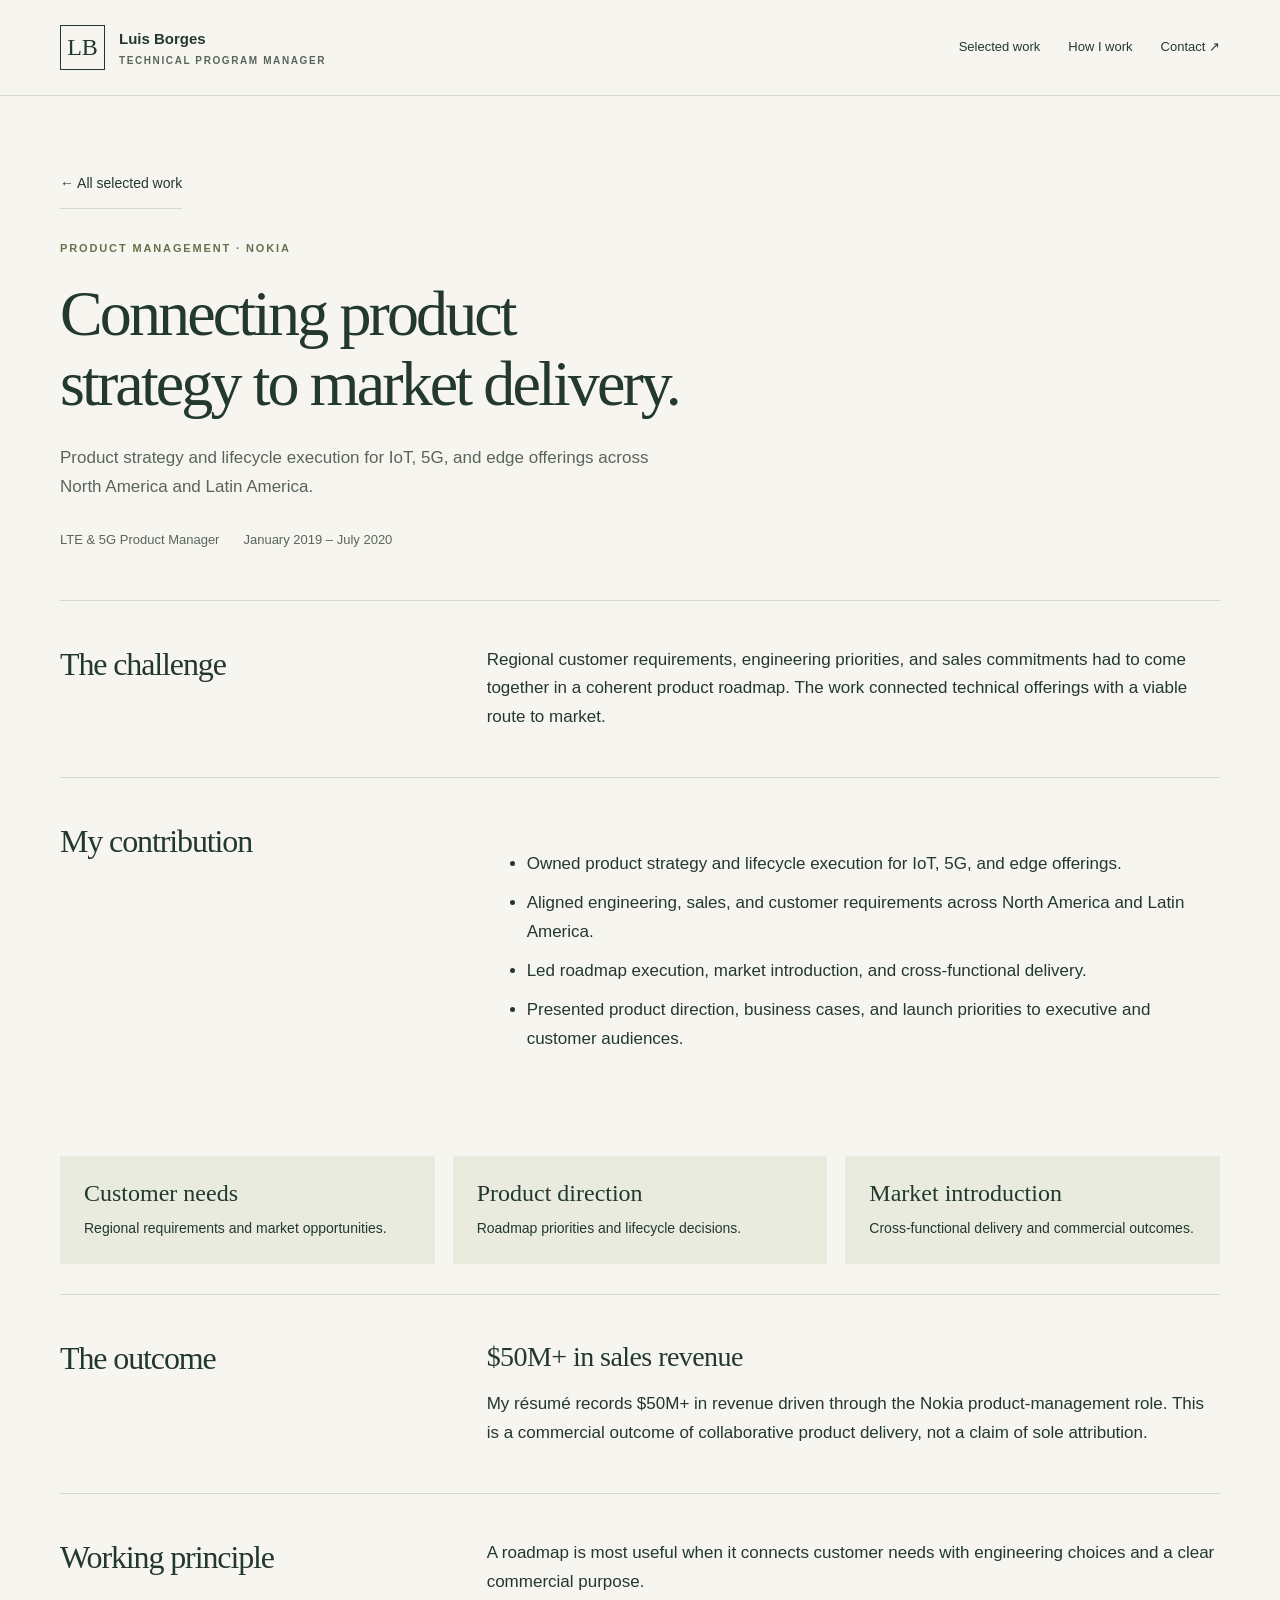
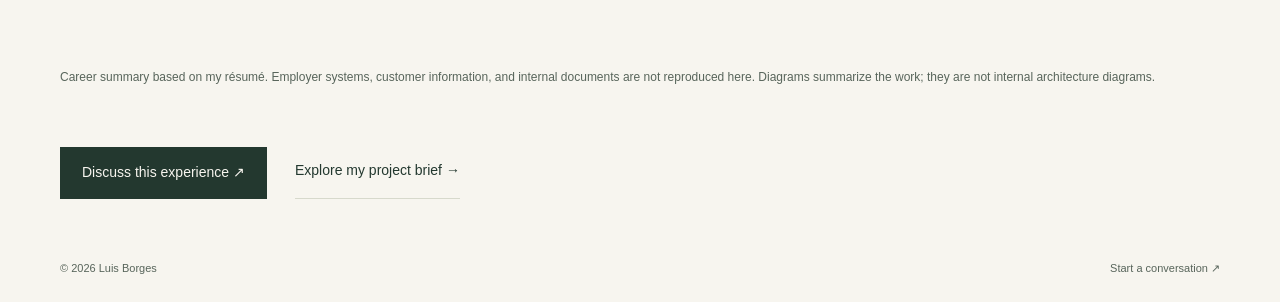
<file: product-strategy.html>
<!doctype html><html lang="en"><head><meta charset="utf-8"><meta name="viewport" content="width=device-width,initial-scale=1"><title>Connecting product strategy to market delivery. — Luis Borges</title><meta name="description" content="Product strategy and lifecycle execution for IoT, 5G, and edge offerings across North America and Latin America."><link rel="stylesheet" href="portfolio.css"><link rel="canonical" href="https://luiborge23.github.io/product-strategy.html"><meta property="og:title" content="Luis Borges | Technical Program Management &amp; Product Experience"><meta property="og:description" content="Explore my work across product strategy, reliable platforms, and applied AI."><meta property="og:type" content="website"><meta property="og:image" content="https://luiborge23.github.io/social-preview.png"><meta name="twitter:card" content="summary_large_image"></head><body><a class="skip" href="#main">Skip to content</a><header><div class="wrap nav"><a class="brand" href="index.html"><span class="monogram" aria-hidden="true">LB</span><span>Luis Borges<small>Technical Program Manager</small></span></a><nav aria-label="Main navigation"><a href="index.html#work">Selected work</a><a href="index.html#method">How I work</a><a href="index.html#contact">Contact ↗</a></nav></div></header><main id="main" class="wrap"><section class="case-hero"><a class="text-link" href="index.html#work">← All selected work</a><p class="eyebrow" style="margin-top:30px">Product management · Nokia</p><h1>Connecting product strategy to market delivery.</h1><p class="intro">Product strategy and lifecycle execution for IoT, 5G, and edge offerings across North America and Latin America.</p><div class="case-meta"><span>LTE & 5G Product Manager</span><span>January 2019 – July 2020</span></div></section><section class="case-section"><h2>The challenge</h2><div><p>Regional customer requirements, engineering priorities, and sales commitments had to come together in a coherent product roadmap. The work connected technical offerings with a viable route to market.</p></div></section><section class="case-section"><h2>My contribution</h2><ul><li>Owned product strategy and lifecycle execution for IoT, 5G, and edge offerings.</li><li>Aligned engineering, sales, and customer requirements across North America and Latin America.</li><li>Led roadmap execution, market introduction, and cross-functional delivery.</li><li>Presented product direction, business cases, and launch priorities to executive and customer audiences.</li></ul></section><section aria-label="Work summary" class="flow"><div><strong>Customer needs</strong><p>Regional requirements and market opportunities.</p></div><div><strong>Product direction</strong><p>Roadmap priorities and lifecycle decisions.</p></div><div><strong>Market introduction</strong><p>Cross-functional delivery and commercial outcomes.</p></div></section><section class="case-section"><h2>The outcome</h2><div><h3 style="margin-top:0">$50M+ in sales revenue</h3><p>My résumé records $50M+ in revenue driven through the Nokia product-management role. This is a commercial outcome of collaborative product delivery, not a claim of sole attribution.</p></div></section><section class="case-section"><h2>Working principle</h2><p>A roadmap is most useful when it connects customer needs with engineering choices and a clear commercial purpose.</p></section><p class="case-note">Career summary based on my résumé. Employer systems, customer information, and internal documents are not reproduced here. Diagrams summarize the work; they are not internal architecture diagrams.</p><div class="case-bottom"><a class="button" href="mailto:luiborgem@gmail.com">Discuss this experience ↗</a><a class="text-link" href="working-brief.html">Explore my project brief →</a></div></main><footer class="wrap"><span>© 2026 Luis Borges</span><a href="mailto:luiborgem@gmail.com">Start a conversation ↗</a></footer></body></html>
</file>
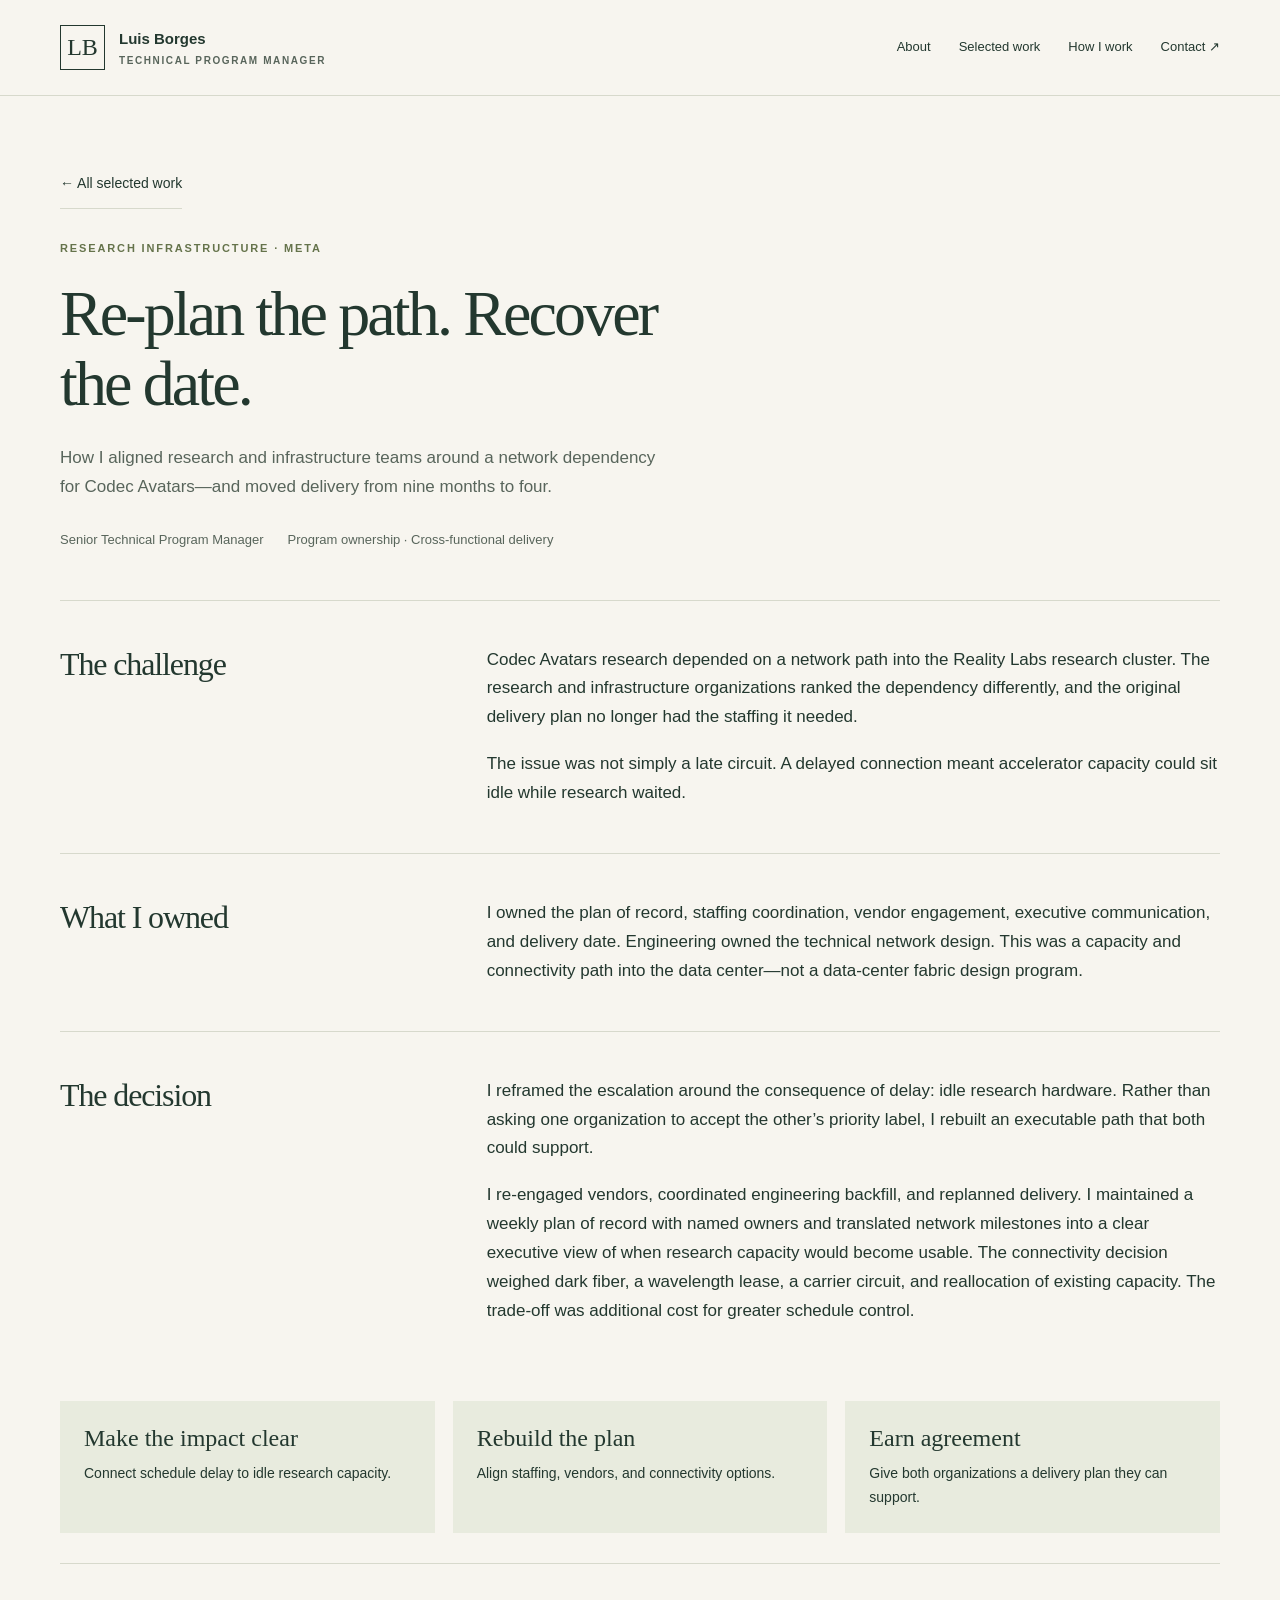
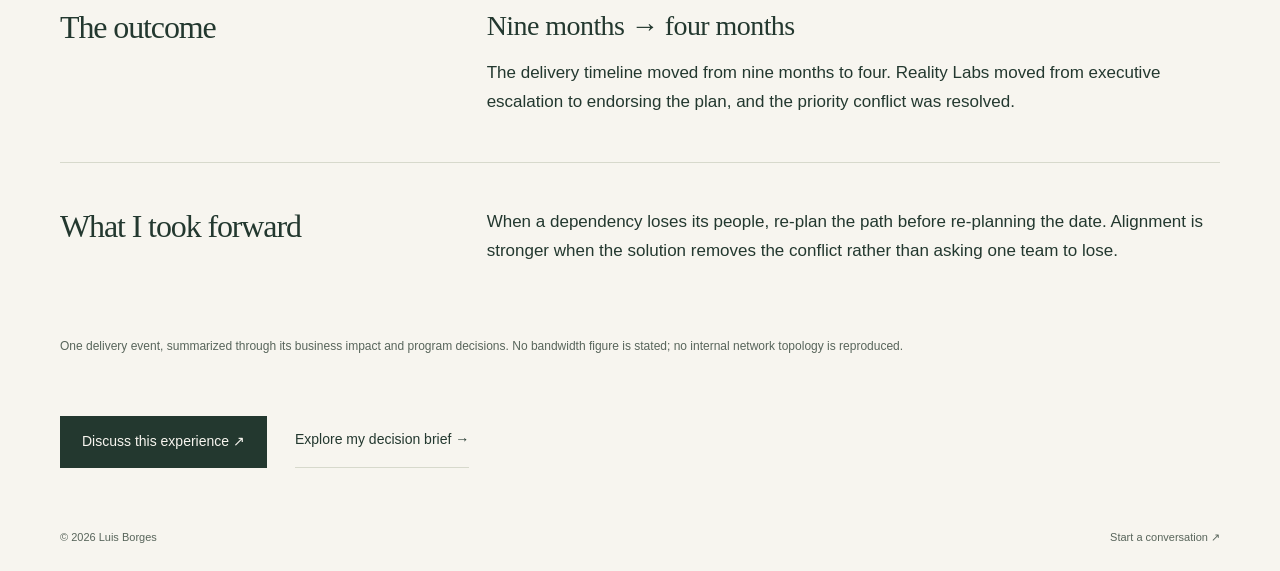
<file: research-connectivity.html>
<!doctype html><html lang="en"><head><meta charset="utf-8"><meta name="viewport" content="width=device-width,initial-scale=1"><title>Re-plan the path. Recover the date. — Luis Borges</title><meta name="description" content="How I aligned research and infrastructure teams around a network dependency for Codec Avatars—and moved delivery from nine months to four."><link rel="stylesheet" href="portfolio.css"><link rel="canonical" href="https://luiborge23.github.io/research-connectivity.html"><meta property="og:title" content="Re-plan the path. Recover the date. — Luis Borges"><meta property="og:description" content="How I aligned research and infrastructure teams around a network dependency for Codec Avatars—and moved delivery from nine months to four."><meta property="og:type" content="website"><meta property="og:image" content="https://luiborge23.github.io/social-preview.png"><meta name="twitter:card" content="summary_large_image"></head><body><a class="skip" href="#main">Skip to content</a><header><div class="wrap nav"><a class="brand" href="index.html"><span class="monogram" aria-hidden="true">LB</span><span>Luis Borges<small>Technical Program Manager</small></span></a><nav aria-label="Main navigation"><a href="about.html">About</a><a href="index.html#work">Selected work</a><a href="index.html#method">How I work</a><a href="index.html#contact">Contact ↗</a></nav></div></header><main id="main" class="wrap"><section class="case-hero"><a class="text-link" href="index.html#work">← All selected work</a><p class="eyebrow" style="margin-top:30px">Research infrastructure · Meta</p><h1>Re-plan the path. Recover the date.</h1><p class="intro">How I aligned research and infrastructure teams around a network dependency for Codec Avatars—and moved delivery from nine months to four.</p><div class="case-meta"><span>Senior Technical Program Manager</span><span>Program ownership · Cross-functional delivery</span></div></section><section class="case-section"><h2>The challenge</h2><div><p>Codec Avatars research depended on a network path into the Reality Labs research cluster. The research and infrastructure organizations ranked the dependency differently, and the original delivery plan no longer had the staffing it needed.</p><p>The issue was not simply a late circuit. A delayed connection meant accelerator capacity could sit idle while research waited.</p></div></section><section class="case-section"><h2>What I owned</h2><div><p>I owned the plan of record, staffing coordination, vendor engagement, executive communication, and delivery date. Engineering owned the technical network design. This was a capacity and connectivity path into the data center—not a data-center fabric design program.</p></div></section><section class="case-section"><h2>The decision</h2><div><p>I reframed the escalation around the consequence of delay: idle research hardware. Rather than asking one organization to accept the other’s priority label, I rebuilt an executable path that both could support.</p><p>I re-engaged vendors, coordinated engineering backfill, and replanned delivery. I maintained a weekly plan of record with named owners and translated network milestones into a clear executive view of when research capacity would become usable. The connectivity decision weighed dark fiber, a wavelength lease, a carrier circuit, and reallocation of existing capacity. The trade-off was additional cost for greater schedule control.</p></div></section><section class="flow" aria-label="Program approach"><div><strong>Make the impact clear</strong><p>Connect schedule delay to idle research capacity.</p></div><div><strong>Rebuild the plan</strong><p>Align staffing, vendors, and connectivity options.</p></div><div><strong>Earn agreement</strong><p>Give both organizations a delivery plan they can support.</p></div></section><section class="case-section"><h2>The outcome</h2><div><h3 style="margin-top:0">Nine months → four months</h3><p>The delivery timeline moved from nine months to four. Reality Labs moved from executive escalation to endorsing the plan, and the priority conflict was resolved.</p></div></section><section class="case-section"><h2>What I took forward</h2><div><p>When a dependency loses its people, re-plan the path before re-planning the date. Alignment is stronger when the solution removes the conflict rather than asking one team to lose.</p></div></section><p class="case-note">One delivery event, summarized through its business impact and program decisions. No bandwidth figure is stated; no internal network topology is reproduced.</p><div class="case-bottom"><a class="button" href="mailto:luiborgem@gmail.com">Discuss this experience ↗</a><a class="text-link" href="working-brief.html">Explore my decision brief →</a></div></main><footer class="wrap"><span>© 2026 Luis Borges</span><a href="mailto:luiborgem@gmail.com">Start a conversation ↗</a></footer></body></html>
</file>
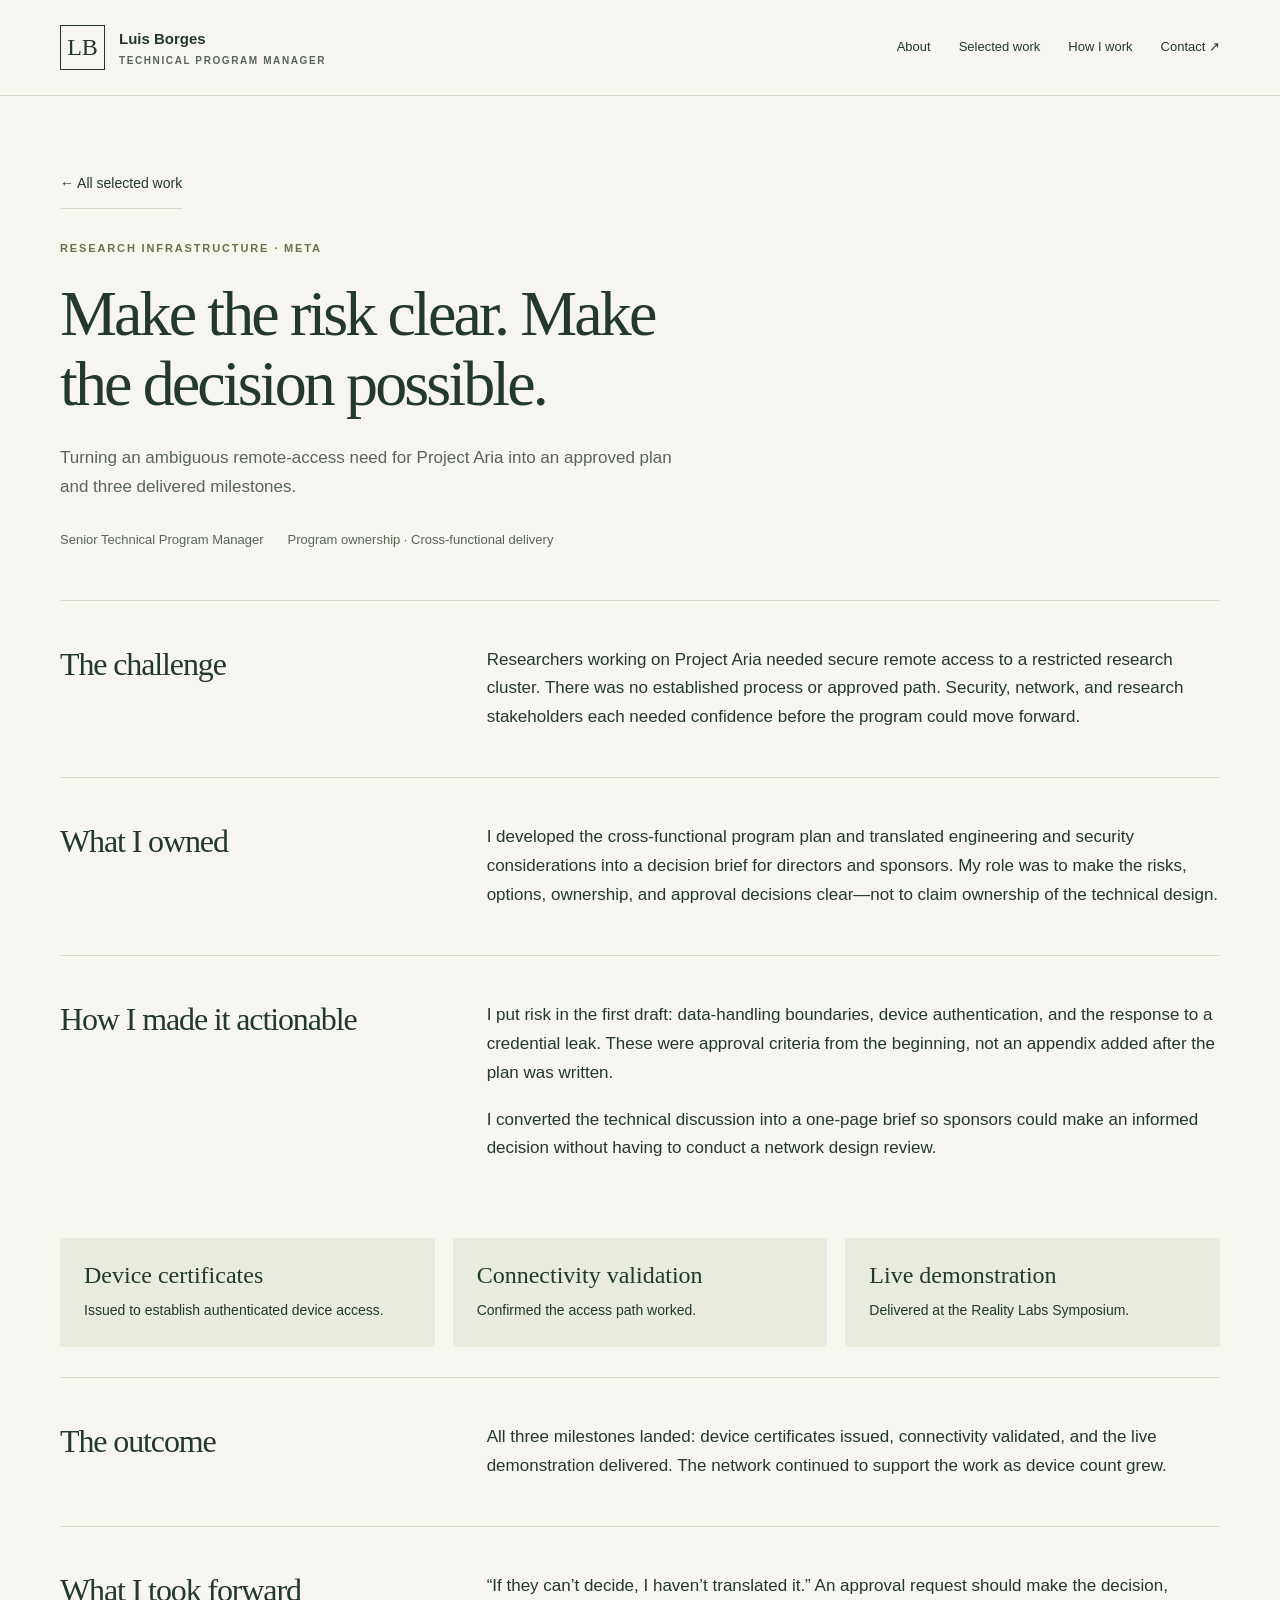
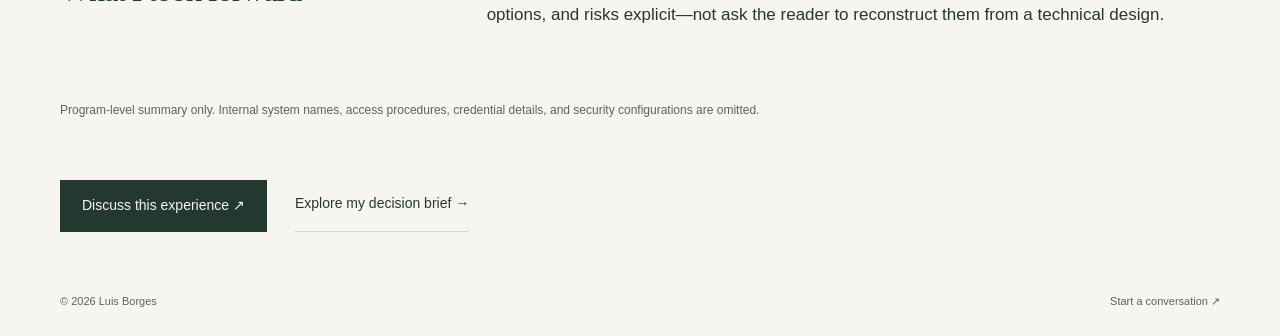
<file: secure-research-access.html>
<!doctype html><html lang="en"><head><meta charset="utf-8"><meta name="viewport" content="width=device-width,initial-scale=1"><title>Make the risk clear. Make the decision possible. — Luis Borges</title><meta name="description" content="Turning an ambiguous remote-access need for Project Aria into an approved plan and three delivered milestones."><link rel="stylesheet" href="portfolio.css"><link rel="canonical" href="https://luiborge23.github.io/secure-research-access.html"><meta property="og:title" content="Make the risk clear. Make the decision possible. — Luis Borges"><meta property="og:description" content="Turning an ambiguous remote-access need for Project Aria into an approved plan and three delivered milestones."><meta property="og:type" content="website"><meta property="og:image" content="https://luiborge23.github.io/social-preview.png"><meta name="twitter:card" content="summary_large_image"></head><body><a class="skip" href="#main">Skip to content</a><header><div class="wrap nav"><a class="brand" href="index.html"><span class="monogram" aria-hidden="true">LB</span><span>Luis Borges<small>Technical Program Manager</small></span></a><nav aria-label="Main navigation"><a href="about.html">About</a><a href="index.html#work">Selected work</a><a href="index.html#method">How I work</a><a href="index.html#contact">Contact ↗</a></nav></div></header><main id="main" class="wrap"><section class="case-hero"><a class="text-link" href="index.html#work">← All selected work</a><p class="eyebrow" style="margin-top:30px">Research infrastructure · Meta</p><h1>Make the risk clear. Make the decision possible.</h1><p class="intro">Turning an ambiguous remote-access need for Project Aria into an approved plan and three delivered milestones.</p><div class="case-meta"><span>Senior Technical Program Manager</span><span>Program ownership · Cross-functional delivery</span></div></section><section class="case-section"><h2>The challenge</h2><div><p>Researchers working on Project Aria needed secure remote access to a restricted research cluster. There was no established process or approved path. Security, network, and research stakeholders each needed confidence before the program could move forward.</p></div></section><section class="case-section"><h2>What I owned</h2><div><p>I developed the cross-functional program plan and translated engineering and security considerations into a decision brief for directors and sponsors. My role was to make the risks, options, ownership, and approval decisions clear—not to claim ownership of the technical design.</p></div></section><section class="case-section"><h2>How I made it actionable</h2><div><p>I put risk in the first draft: data-handling boundaries, device authentication, and the response to a credential leak. These were approval criteria from the beginning, not an appendix added after the plan was written.</p><p>I converted the technical discussion into a one-page brief so sponsors could make an informed decision without having to conduct a network design review.</p></div></section><section class="flow" aria-label="Delivered milestones"><div><strong>Device certificates</strong><p>Issued to establish authenticated device access.</p></div><div><strong>Connectivity validation</strong><p>Confirmed the access path worked.</p></div><div><strong>Live demonstration</strong><p>Delivered at the Reality Labs Symposium.</p></div></section><section class="case-section"><h2>The outcome</h2><div><p>All three milestones landed: device certificates issued, connectivity validated, and the live demonstration delivered. The network continued to support the work as device count grew.</p></div></section><section class="case-section"><h2>What I took forward</h2><div><p>“If they can’t decide, I haven’t translated it.” An approval request should make the decision, options, and risks explicit—not ask the reader to reconstruct them from a technical design.</p></div></section><p class="case-note">Program-level summary only. Internal system names, access procedures, credential details, and security configurations are omitted.</p><div class="case-bottom"><a class="button" href="mailto:luiborgem@gmail.com">Discuss this experience ↗</a><a class="text-link" href="working-brief.html">Explore my decision brief →</a></div></main><footer class="wrap"><span>© 2026 Luis Borges</span><a href="mailto:luiborgem@gmail.com">Start a conversation ↗</a></footer></body></html>
</file>
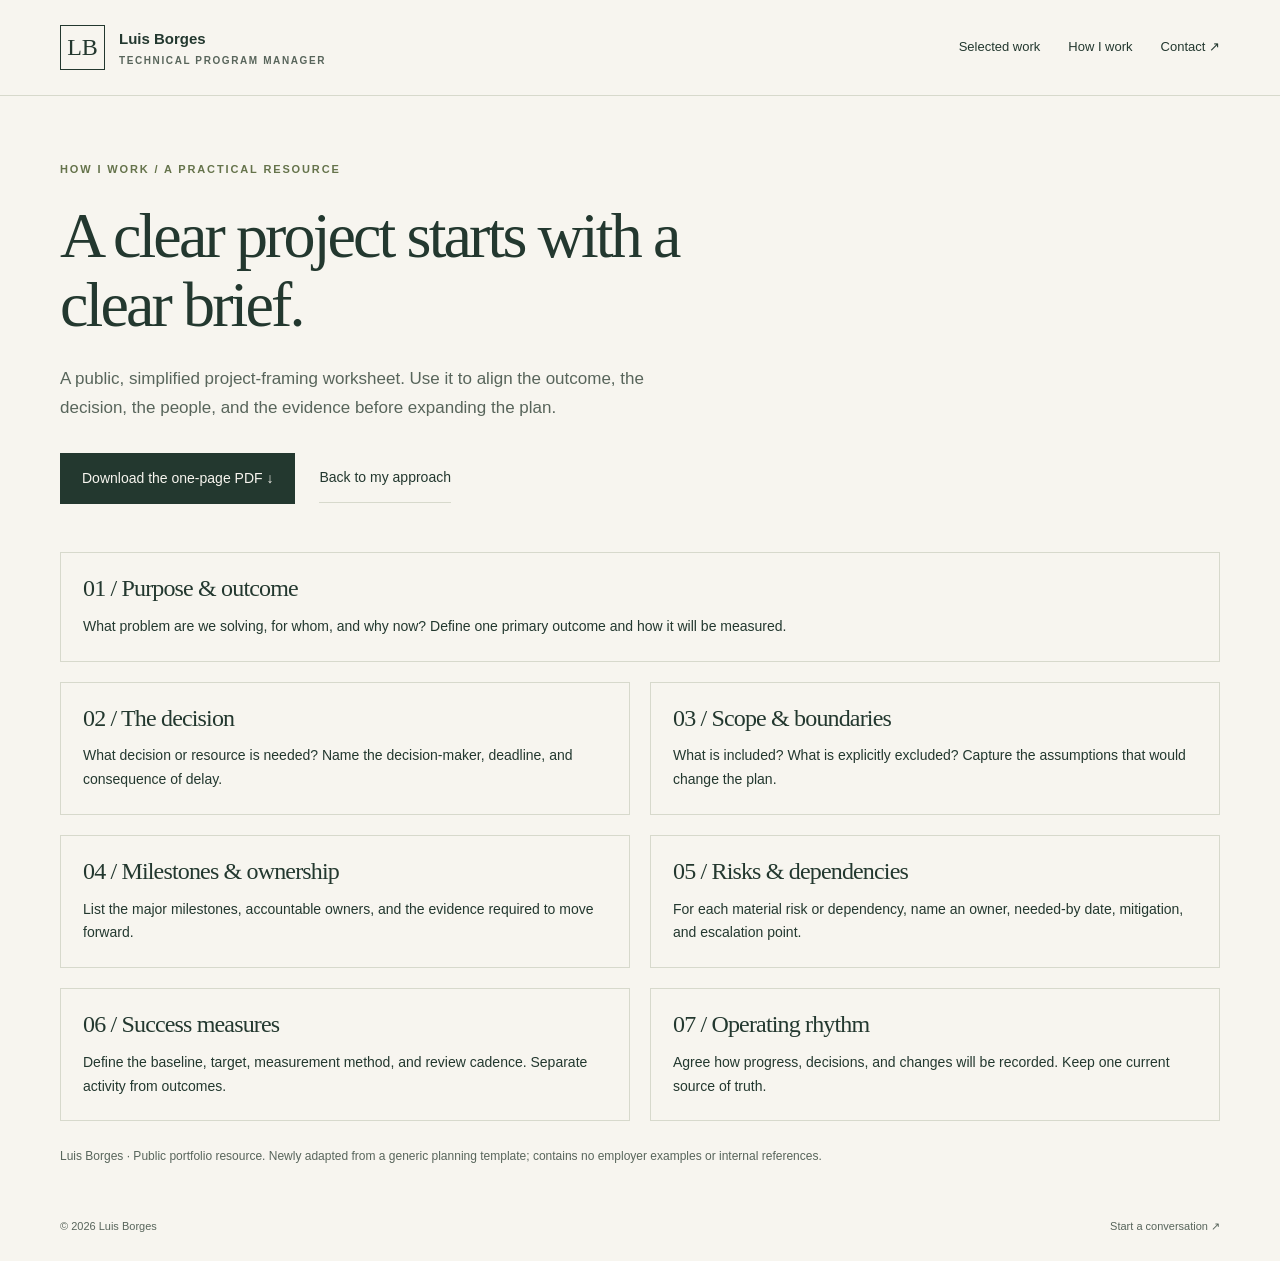
<file: working-brief.html>
<!doctype html><html lang="en"><head><meta charset="utf-8"><meta name="viewport" content="width=device-width,initial-scale=1"><title>A practical project brief — Luis Borges</title><meta name="description" content="A public project-framing worksheet by Luis Borges."><link rel="stylesheet" href="portfolio.css"><link rel="canonical" href="https://luiborge23.github.io/working-brief.html"><meta property="og:title" content="Luis Borges | Technical Program Management &amp; Product Experience"><meta property="og:description" content="Explore my work across product strategy, reliable platforms, and applied AI."><meta property="og:type" content="website"><meta property="og:image" content="https://luiborge23.github.io/social-preview.png"><meta name="twitter:card" content="summary_large_image"></head><body><a class="skip" href="#main">Skip to content</a><header><div class="wrap nav"><a class="brand" href="index.html"><span class="monogram" aria-hidden="true">LB</span><span>Luis Borges<small>Technical Program Manager</small></span></a><nav aria-label="Main navigation"><a href="index.html#work">Selected work</a><a href="index.html#method">How I work</a><a href="index.html#contact">Contact ↗</a></nav></div></header><main id="main" class="wrap"><section class="case-hero"><p class="eyebrow">How I work / A practical resource</p><h1>A clear project starts with a clear brief.</h1><p class="intro">A public, simplified project-framing worksheet. Use it to align the outcome, the decision, the people, and the evidence before expanding the plan.</p><div class="actions"><a class="button" href="project-brief.pdf" download>Download the one-page PDF ↓</a><a class="text-link" href="index.html#method">Back to my approach</a></div></section><div class="brief-grid"><section class="wide"><h2>01 / Purpose & outcome</h2><p>What problem are we solving, for whom, and why now? Define one primary outcome and how it will be measured.</p></section><section><h2>02 / The decision</h2><p>What decision or resource is needed? Name the decision-maker, deadline, and consequence of delay.</p></section><section><h2>03 / Scope & boundaries</h2><p>What is included? What is explicitly excluded? Capture the assumptions that would change the plan.</p></section><section><h2>04 / Milestones & ownership</h2><p>List the major milestones, accountable owners, and the evidence required to move forward.</p></section><section><h2>05 / Risks & dependencies</h2><p>For each material risk or dependency, name an owner, needed-by date, mitigation, and escalation point.</p></section><section><h2>06 / Success measures</h2><p>Define the baseline, target, measurement method, and review cadence. Separate activity from outcomes.</p></section><section><h2>07 / Operating rhythm</h2><p>Agree how progress, decisions, and changes will be recorded. Keep one current source of truth.</p></section></div><p class="case-note">Luis Borges · Public portfolio resource. Newly adapted from a generic planning template; contains no employer examples or internal references.</p></main><footer class="wrap"><span>© 2026 Luis Borges</span><a href="mailto:luiborgem@gmail.com">Start a conversation ↗</a></footer></body></html>
</file>
<file: portfolio.css>
:root{--paper:#f7f5ef;--ink:#23382f;--muted:#58655b;--line:#d7d9cc;--accent:#65734b}*{box-sizing:border-box}html{scroll-behavior:smooth}body{margin:0;background:var(--paper);color:var(--ink);font:17px/1.7 -apple-system,BlinkMacSystemFont,'Segoe UI',sans-serif}a{color:inherit;text-decoration:none}a:hover{text-decoration:underline;text-underline-offset:5px}a:focus-visible,summary:focus-visible{outline:3px solid #9c6b29;outline-offset:5px}.wrap{width:min(1160px,calc(100% - 48px));margin:auto}p,h1,h2,h3,figure{margin:0}header{border-bottom:1px solid var(--line)}.nav{min-height:95px;display:flex;justify-content:space-between;align-items:center;gap:20px}.brand{display:flex;align-items:center;gap:14px;font-size:15px;font-weight:600}.monogram{border:1px solid var(--ink);width:45px;height:45px;display:grid;place-items:center;font:24px Georgia,serif}.brand small{display:block;font-size:10px;letter-spacing:.16em;text-transform:uppercase;color:var(--muted)}nav{display:flex;gap:28px;font-size:13px}nav a{padding:12px 0}.eyebrow{font-size:11px;letter-spacing:.17em;text-transform:uppercase;font-weight:650;color:var(--accent)}.hero{display:grid;grid-template-columns:1.2fr 1fr;gap:75px;align-items:center;padding:72px 0 55px}h1{font:400 clamp(42px,4.8vw,68px)/1.08 Georgia,serif;letter-spacing:-.045em;max-width:13ch;margin:22px 0 26px}h1 em{color:var(--accent);font-weight:400}.intro{font-size:17px;color:var(--muted);max-width:46ch}.actions{display:flex;align-items:center;gap:24px;flex-wrap:wrap;margin-top:30px}.button{background:var(--ink);color:var(--paper);padding:14px 22px;display:inline-block;font-size:14px;min-height:48px}.button:hover{background:#395346;text-decoration:none}.text-link{font-size:14px;border-bottom:1px solid var(--line);padding:12px 0;display:inline-block}.portrait{padding:0;background:transparent;border:0}.portrait img{display:block;width:100%;height:auto}.portrait figcaption{padding:17px 0;display:flex;justify-content:space-between;align-items:center;gap:12px;font-size:11px;color:var(--muted)}.portrait strong{display:block;font:21px Georgia,serif;color:var(--ink)}.companies{border-top:1px solid var(--line);padding:24px 0 30px;display:flex;justify-content:space-between;align-items:center;gap:25px}.companies p{font-size:10px;text-transform:uppercase;letter-spacing:.13em;color:var(--muted)}.companies div{display:flex;gap:50px;font-weight:600;font-size:23px;letter-spacing:-.035em}.metrics{background:var(--ink);color:var(--paper)}.metric-grid{display:grid;grid-template-columns:repeat(4,1fr);gap:30px;padding:32px 0}.metric{border-right:1px solid #526357;padding-right:20px}.metric:last-child{border:0}.metric strong{font:44px Georgia,serif;display:block}.metric span{display:block;color:#dbe0d3;font-size:12px;line-height:1.6;margin-top:8px}.section{padding:88px 0;border-bottom:1px solid var(--line)}.split{display:grid;grid-template-columns:1fr 2fr;gap:65px}h2{font:40px/1.15 Georgia,serif;letter-spacing:-.035em;margin-top:18px}.prose{color:var(--muted)}.prose p+p{margin-top:20px}.prose .lead{font:27px/1.45 Georgia,serif;color:var(--ink)}.credentials{display:flex;gap:30px;flex-wrap:wrap;margin-top:28px;padding-top:22px;border-top:1px solid var(--line);font-size:12px}.credentials strong{display:block;color:var(--ink);font-size:14px}.section-head{margin-bottom:38px}.work{display:grid;grid-template-columns:repeat(2,1fr);gap:40px 32px}.work article{border-top:1px solid var(--ink);padding-top:22px}.number{font:italic 18px Georgia,serif;color:var(--accent)}h3{font:28px/1.2 Georgia,serif;letter-spacing:-.02em;margin:23px 0 16px}.work p{font-size:15px;color:var(--muted)}.outcome{margin-top:24px;border-top:1px solid var(--line);padding-top:18px}.outcome strong{display:block;font:30px Georgia,serif;color:var(--ink);margin-bottom:8px}details{margin-top:20px}summary{cursor:pointer;font-size:13px;padding:12px 0;min-height:44px}details p{padding:8px 0;font-size:14px!important}.job{display:grid;grid-template-columns:130px 1fr;gap:30px;padding:26px 0;border-bottom:1px solid var(--line)}.job:first-child{padding-top:0}.job:last-child{border:0}.company{font:25px Georgia,serif}.date{font-size:11px;color:var(--muted);margin-top:8px}.job p{font-size:14px;color:var(--muted);margin-top:10px}.job strong{font-size:16px}.contact{background:#e8ebde;padding:78px 0}.contact-grid{display:grid;grid-template-columns:1.4fr 1fr;gap:60px;align-items:center}.contact h2{font-size:46px;max-width:20ch;margin:20px 0}.contact p{font-size:15px;color:var(--muted)}.contact-links{display:flex;flex-direction:column;align-items:flex-start;gap:15px}.email{font:27px Georgia,serif;border-bottom:1px solid var(--ink);padding:12px 0;overflow-wrap:anywhere}footer{display:flex;justify-content:space-between;gap:20px;padding:25px 0;font-size:11px;color:var(--muted)}.skip{position:absolute;top:-100px;left:20px;padding:12px;background:var(--ink);color:white}.skip:focus{top:10px}
@media(max-width:850px){.hero{gap:30px}h1{font-size:46px}.split{grid-template-columns:1fr;gap:32px}.companies div{gap:25px}.contact-grid{gap:25px}}
@media(max-width:620px){.wrap{width:calc(100% - 40px)}.nav{flex-wrap:wrap;padding:18px 0;gap:8px}nav{width:100%;justify-content:space-between;gap:10px}.hero{grid-template-columns:1fr;padding:38px 0;gap:35px}h1{font-size:49px}.portrait{max-width:420px;margin:auto;width:100%}.companies{flex-direction:column;align-items:flex-start;gap:15px}.companies div{width:100%;justify-content:space-between}.metric-grid{grid-template-columns:1fr 1fr;gap:28px 22px}.metric:nth-child(2){border:0}.metric strong{font-size:38px}.section{padding:58px 0}h2{font-size:35px}.work{grid-template-columns:1fr;gap:35px}.job{grid-template-columns:1fr;gap:12px}.contact-grid{grid-template-columns:1fr;gap:25px}.contact{padding:55px 0}.contact h2{font-size:37px}.email{font-size:24px}footer{flex-wrap:wrap}}
@media(prefers-reduced-motion:reduce){html{scroll-behavior:auto}}

.case-hero{padding:64px 0 48px}.case-hero h1{max-width:20ch;font-size:clamp(38px,5vw,64px)}.case-hero .intro{max-width:65ch}.case-meta{display:flex;gap:24px;flex-wrap:wrap;margin-top:28px;font-size:13px;color:var(--muted)}.case-section{padding:45px 0;border-top:1px solid var(--line);display:grid;grid-template-columns:1fr 2fr;gap:60px}.case-section h2{font-size:32px;margin:0}.case-section p+p{margin-top:18px}.case-section li{margin:10px 0}.flow{display:grid;grid-template-columns:repeat(3,1fr);gap:18px;margin:30px 0}.flow div{padding:24px;background:#e8ebde}.flow strong{font:24px Georgia,serif;display:block;margin-bottom:10px}.flow p{font-size:14px}.case-note{font-size:12px;color:var(--muted);padding:25px 0}.method-grid{display:grid;grid-template-columns:repeat(3,1fr);gap:28px;margin-top:35px}.method-grid h3{margin-top:12px}.method-grid p{font-size:15px;color:var(--muted)}.resource{padding:24px;border:1px solid var(--line);margin-top:30px}.resource p{margin:12px 0}.work a.text-link{margin-top:15px}.case-bottom{display:flex;gap:28px;flex-wrap:wrap;padding:35px 0}.brief-grid{display:grid;grid-template-columns:1fr 1fr;gap:20px}.brief-grid section{padding:22px;border:1px solid var(--line)}.brief-grid h2{font-size:24px;margin:0 0 12px}.brief-grid p{font-size:14px}.brief-grid .wide{grid-column:1/-1}@media(max-width:620px){.case-section{grid-template-columns:1fr;gap:20px}.flow,.method-grid,.brief-grid{grid-template-columns:1fr}.case-hero{padding-top:38px}.case-section{padding:32px 0}}@media print{header,footer,.case-bottom,.actions,.skip{display:none}.wrap{width:100%}.case-hero{padding:10px 0}.case-hero h1{font-size:30px}.brief-grid{gap:8px}.brief-grid section{padding:12px;break-inside:avoid}.brief-grid h2{font-size:18px}.brief-grid p{font-size:11px}.case-note{padding:10px 0}}
</file>
